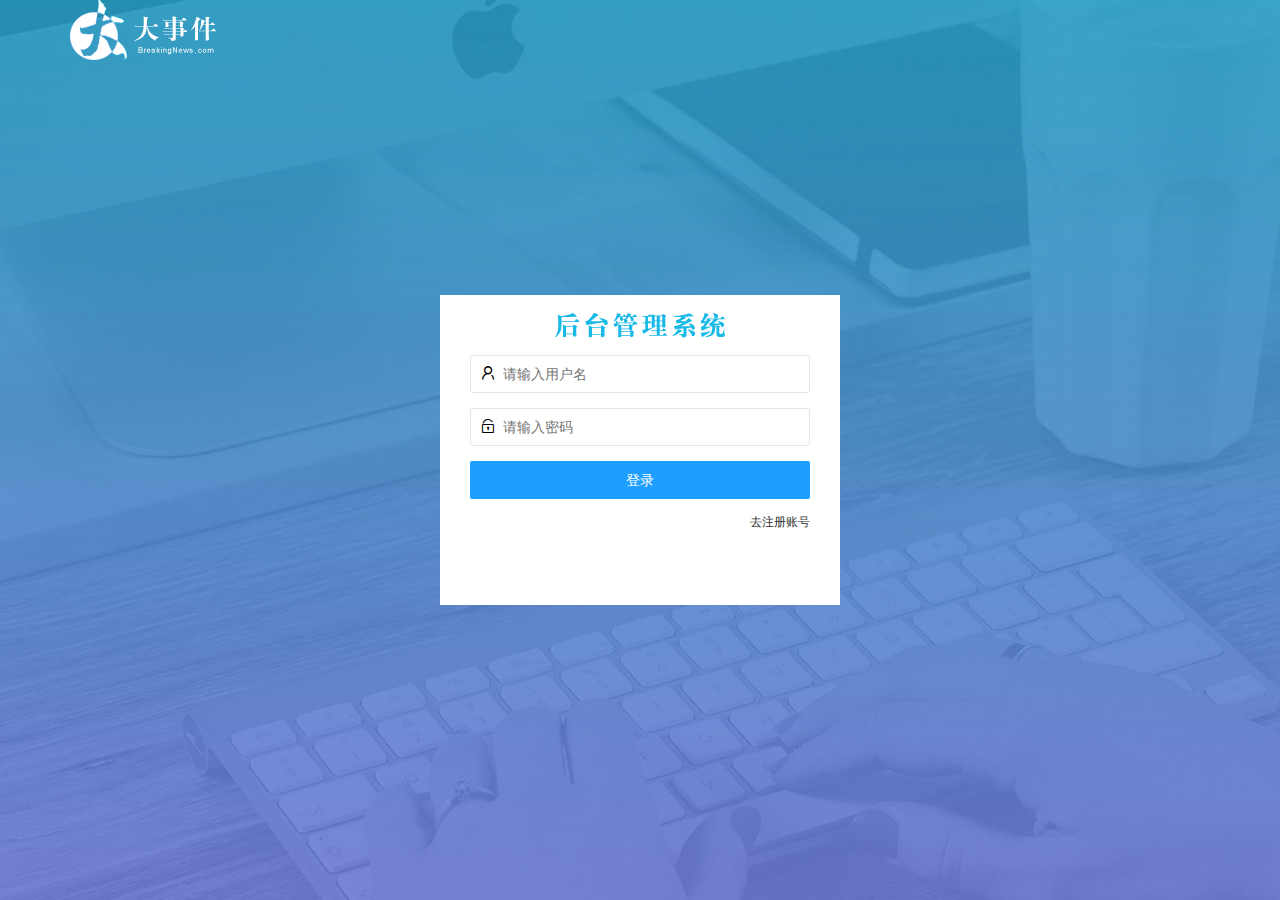
<file: login.html>
<!DOCTYPE html>
<html lang="en">

<head>
    <meta charset="UTF-8">
    <meta http-equiv="X-UA-Compatible" content="IE=edge">
    <meta name="viewport" content="width=device-width, initial-scale=1.0">
    <title>大事件-登录/注册</title>
    <!-- 导入layui样式 -->
    <link rel="stylesheet" href="assets/lib/layui/css/layui.css" />
    <!-- 导入自己的样式 -->
    <link rel="stylesheet" href="assets/css/login.css" />

</head>

<body>
    <!-- 头部的LOGO 区域 -->
    <div class="layui-main">
        <img src="/assets/images/logo.png" alt="" />
    </div>
    <!-- 登录注册区域 -->
    <div class="loginAndRegBox">
        <div class="title-box"></div>
        <!-- 登录的div -->
        <div class="login-box">
            <!-- 登录的表单 -->
            <form class="layui-form" id="form_login">
                <!-- 用户名 -->
                <div class="layui-form-item ">
                    <i class="layui-icon layui-icon-username"></i>
                    <input type="text" name="username" required lay-verify="required" placeholder="请输入用户名" autocomplete="off" class="layui-input">
                </div>
                <!-- 密码 -->
                <div class="layui-form-item">
                    <i class="layui-icon layui-icon-password"></i>
                    <input type="password" name="password" required lay-verify="required|pass" placeholder="请输入密码" autocomplete="off" class="layui-input">
                </div>
                <!-- 登录按钮 -->
                <div class="layui-form-item">
                    <button class="layui-btn layui-btn-fluid  layui-btn-normal" lay-submit>登录</button>
                </div>
                <div class="layui-form-item links">
                    <a href="javascript:;" id="link_reg">去注册账号</a>
                </div>
            </form>
        </div>
        <!-- 注册的div -->
        <div class="reg-box">
            <!-- 注册表单 -->
            <form class="layui-form" id="form_reg">
                <!-- 用户名 -->
                <div class="layui-form-item ">
                    <i class="layui-icon layui-icon-username"></i>
                    <input type="text" name="username" required lay-verify="required" placeholder="请输入用户名" autocomplete="off" class="layui-input">
                </div>
                <!-- 密码 -->
                <div class="layui-form-item">
                    <i class="layui-icon layui-icon-password"></i>
                    <input type="password" name="password" required lay-verify="required|pass" placeholder="请输入密码" autocomplete="off" class="layui-input">
                </div>
                <!-- 密码确认 -->
                <div class="layui-form-item">
                    <i class="layui-icon layui-icon-password"></i>
                    <input type="password" name="repassword" required lay-verify="required|pass|repwd" placeholder="再次确认密码" autocomplete="off" class="layui-input">
                </div>
                <!-- 注册按钮 -->
                <div class="layui-form-item">
                    <button class="layui-btn layui-btn-fluid  layui-btn-normal" lay-submit>注册</button></button>
                </div>
                <div class="layui-form-item links">
                    <a href="javascript:;" id="link_login">去登录</a></a>
                </div>
            </form>

        </div>
    </div>

    <!-- 导入jquery -->
    <script src="/assets/lib/jquery.js"></script>
    <!-- 导入Layui js文件 -->
    <script src="/assets/lib/layui/layui.all.js"></script>
    <!-- 导入自己封装的 baseAPI.js-->
    <script src="/assets/js/baseAPI.js"></script>
    <!-- 导入自己的js脚本 -->
    <script src="/assets/js/login.js"></script>
</body>

</html>
</file>
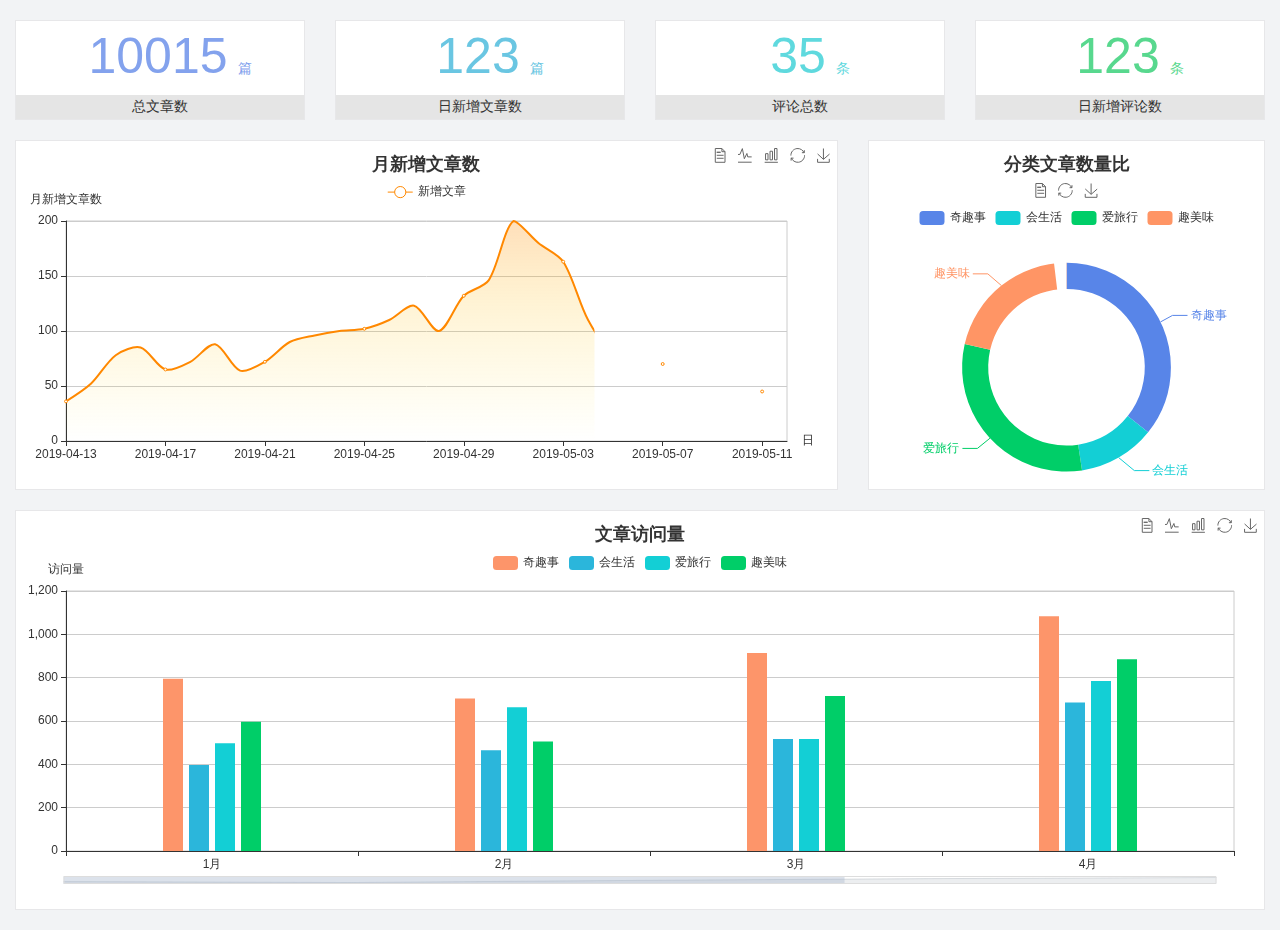
<file: home/dashboard.html>
<!DOCTYPE html>
<html lang="en">

<head>
  <meta charset="UTF-8">
  <meta name="viewport" content="width=device-width, initial-scale=1.0">
  <meta http-equiv="X-UA-Compatible" content="ie=edge">
  <title>图表统计</title>
  <link rel="stylesheet" href="../../assets/lib/bootstrap.css" />
  <link rel="stylesheet" href="../../assets/lib/main.css" />
  <script src="../../assets/lib/jquery.js"></script>
  <script type="text/javascript" src="../../assets/lib/echarts.min.js"></script>
</head>

<body>
  <div class="container-fluid">
    <div class="row spannel_list">
      <div class="col-sm-3 col-xs-6">
        <div class="spannel">
          <em>10015</em><span>篇</span>
          <b>总文章数</b>
        </div>
      </div>
      <div class="col-sm-3 col-xs-6">
        <div class="spannel scolor01">
          <em>123</em><span>篇</span>
          <b>日新增文章数</b>
        </div>
      </div>
      <div class="col-sm-3 col-xs-6">
        <div class="spannel scolor02">
          <em>35</em><span>条</span>
          <b>评论总数</b>
        </div>
      </div>
      <div class="col-sm-3 col-xs-6">
        <div class="spannel scolor03">
          <em>123</em><span>条</span>
          <b>日新增评论数</b>
        </div>
      </div>
    </div>
  </div>

  <div class="container-fluid">
    <div class="row curve-pie">
      <div class="col-lg-8 col-md-8">
        <div class="gragh_pannel" id="curve_show"></div>
      </div>
      <div class="col-lg-4 col-md-4">
        <div class="gragh_pannel" id="pie_show"></div>
      </div>
    </div>
  </div>

  <div class="container-fluid">
    <div class="column_pannel" id="column_show"></div>
  </div>

  <script>
    var oChart = echarts.init(document.getElementById('curve_show'));
    var aList_all = [
      { 'count': 36, 'date': '2019-04-13' },
      { 'count': 52, 'date': '2019-04-14' },
      { 'count': 78, 'date': '2019-04-15' },
      { 'count': 85, 'date': '2019-04-16' },
      { 'count': 65, 'date': '2019-04-17' },
      { 'count': 72, 'date': '2019-04-18' },
      { 'count': 88, 'date': '2019-04-19' },
      { 'count': 64, 'date': '2019-04-20' },
      { 'count': 72, 'date': '2019-04-21' },
      { 'count': 90, 'date': '2019-04-22' },
      { 'count': 96, 'date': '2019-04-23' },
      { 'count': 100, 'date': '2019-04-24' },
      { 'count': 102, 'date': '2019-04-25' },
      { 'count': 110, 'date': '2019-04-26' },
      { 'count': 123, 'date': '2019-04-27' },
      { 'count': 100, 'date': '2019-04-28' },
      { 'count': 132, 'date': '2019-04-29' },
      { 'count': 146, 'date': '2019-04-30' },
      { 'count': 200, 'date': '2019-05-01' },
      { 'count': 180, 'date': '2019-05-02' },
      { 'count': 163, 'date': '2019-05-03' },
      { 'count': 110, 'date': '2019-05-04' },
      { 'count': 80, 'date': '2019-05-05' },
      { 'count': 82, 'date': '2019-05-06' },
      { 'count': 70, 'date': '2019-05-07' },
      { 'count': 65, 'date': '2019-05-08' },
      { 'count': 54, 'date': '2019-05-09' },
      { 'count': 40, 'date': '2019-05-10' },
      { 'count': 45, 'date': '2019-05-11' },
      { 'count': 38, 'date': '2019-05-12' },
    ];

    let aCount = [];
    let aDate = [];

    for (var i = 0; i < aList_all.length; i++) {
      aCount.push(aList_all[i].count);
      aDate.push(aList_all[i].date);
    }

    var chartopt = {
      title: {
        text: '月新增文章数',
        left: 'center',
        top: '10'
      },
      tooltip: {
        trigger: 'axis'
      },
      legend: {
        data: ['新增文章'],
        top: '40'
      },
      toolbox: {
        show: true,
        feature: {
          mark: { show: true },
          dataView: { show: true, readOnly: false },
          magicType: { show: true, type: ['line', 'bar'] },
          restore: { show: true },
          saveAsImage: { show: true }
        }
      },
      calculable: true,
      xAxis: [
        {
          name: '日',
          type: 'category',
          boundaryGap: false,
          data: aDate
        }
      ],
      yAxis: [
        {
          name: '月新增文章数',
          type: 'value'
        }
      ],
      series: [
        {
          name: '新增文章',
          type: 'line',
          smooth: true,
          itemStyle: { normal: { areaStyle: { type: 'default' }, color: '#f80' }, lineStyle: { color: '#f80' } },
          data: aCount
        }],
      areaStyle: {
        normal: {
          color: new echarts.graphic.LinearGradient(0, 0, 0, 1, [{
            offset: 0,
            color: 'rgba(255,136,0,0.39)'
          }, {
            offset: .34,
            color: 'rgba(255,180,0,0.25)'
          }, {
            offset: 1,
            color: 'rgba(255,222,0,0.00)'
          }])

        }
      },
      grid: {
        show: true,
        x: 50,
        x2: 50,
        y: 80,
        height: 220
      }
    };

    oChart.setOption(chartopt);


    var oPie = echarts.init(document.getElementById('pie_show'));
    var oPieopt =
    {
      title: {
        top: 10,
        text: '分类文章数量比',
        x: 'center'
      },
      tooltip: {
        trigger: 'item',
        formatter: "{a} <br/>{b} : {c} ({d}%)"
      },
      color: ['#5885e8', '#13cfd5', '#00ce68', '#ff9565'],
      legend: {
        x: 'center',
        top: 65,
        data: ['奇趣事', '会生活', '爱旅行', '趣美味']
      },
      toolbox: {
        show: true,
        x: 'center',
        top: 35,
        feature: {
          mark: { show: true },
          dataView: { show: true, readOnly: false },
          magicType: {
            show: true,
            type: ['pie', 'funnel'],
            option: {
              funnel: {
                x: '25%',
                width: '50%',
                funnelAlign: 'left',
                max: 1548
              }
            }
          },
          restore: { show: true },
          saveAsImage: { show: true }
        }
      },
      calculable: true,
      series: [
        {
          name: '访问来源',
          type: 'pie',
          radius: ['45%', '60%'],
          center: ['50%', '65%'],
          data: [
            { value: 300, name: '奇趣事' },
            { value: 100, name: '会生活' },
            { value: 260, name: '爱旅行' },
            { value: 180, name: '趣美味' }
          ]
        }
      ]
    };
    oPie.setOption(oPieopt);



    var oColumn = this.echarts.init(document.getElementById('column_show'));
    var oColumnopt =
    {
      title: {
        text: '文章访问量',
        left: 'center',
        top: '10'
      },
      tooltip: {
        trigger: 'axis'
      },
      legend: {
        data: ['奇趣事', '会生活', '爱旅行', '趣美味'],
        top: '40'
      },
      toolbox: {
        show: true,
        feature: {
          mark: { show: true },
          dataView: { show: true, readOnly: false },
          magicType: { show: true, type: ['line', 'bar'] },
          restore: { show: true },
          saveAsImage: { show: true }
        }
      },
      calculable: true,
      xAxis: [
        {
          type: 'category',
          data: ['1月', '2月', '3月', '4月', '5月']
        }
      ],
      yAxis: [
        {
          name: '访问量',
          type: 'value'
        }
      ],
      series: [
        {
          name: '奇趣事',
          type: 'bar',
          barWidth: 20,
          itemStyle: {
            normal: { areaStyle: { type: 'default' }, color: '#fd956a' }
          },
          data: [800, 708, 920, 1090, 1200]
        },
        {
          name: '会生活',
          type: 'bar',
          barWidth: 20,
          itemStyle: {
            normal: { areaStyle: { type: 'default' }, color: '#2bb6db' }
          },
          data: [400, 468, 520, 690, 800]
        },
        {
          name: '爱旅行',
          type: 'bar',
          barWidth: 20,
          itemStyle: {
            normal: { areaStyle: { type: 'default' }, color: '#13cfd5' }
          },
          data: [500, 668, 520, 790, 900]
        },
        {
          name: '趣美味',
          type: 'bar',
          barWidth: 20,
          itemStyle: {
            normal: { areaStyle: { type: 'default' }, color: '#00ce68' }
          },
          data: [600, 508, 720, 890, 1000]
        }
      ],
      grid: {
        show: true,
        x: 50,
        x2: 30,
        y: 80,
        height: 260
      },
      dataZoom: [//给x轴设置滚动条
        {
          start: 0,//默认为0
          end: 100 - 1000 / 31,//默认为100
          type: 'slider',
          show: true,
          xAxisIndex: [0],
          handleSize: 0,//滑动条的 左右2个滑动条的大小
          height: 8,//组件高度
          left: 45, //左边的距离
          right: 50,//右边的距离
          bottom: 26,//右边的距离
          handleColor: '#ddd',//h滑动图标的颜色
          handleStyle: {
            borderColor: "#cacaca",
            borderWidth: "1",
            shadowBlur: 2,
            background: "#ddd",
            shadowColor: "#ddd",
          }
        }]
    };
    oColumn.setOption(oColumnopt);
  </script>
</body>

</html>
</file>
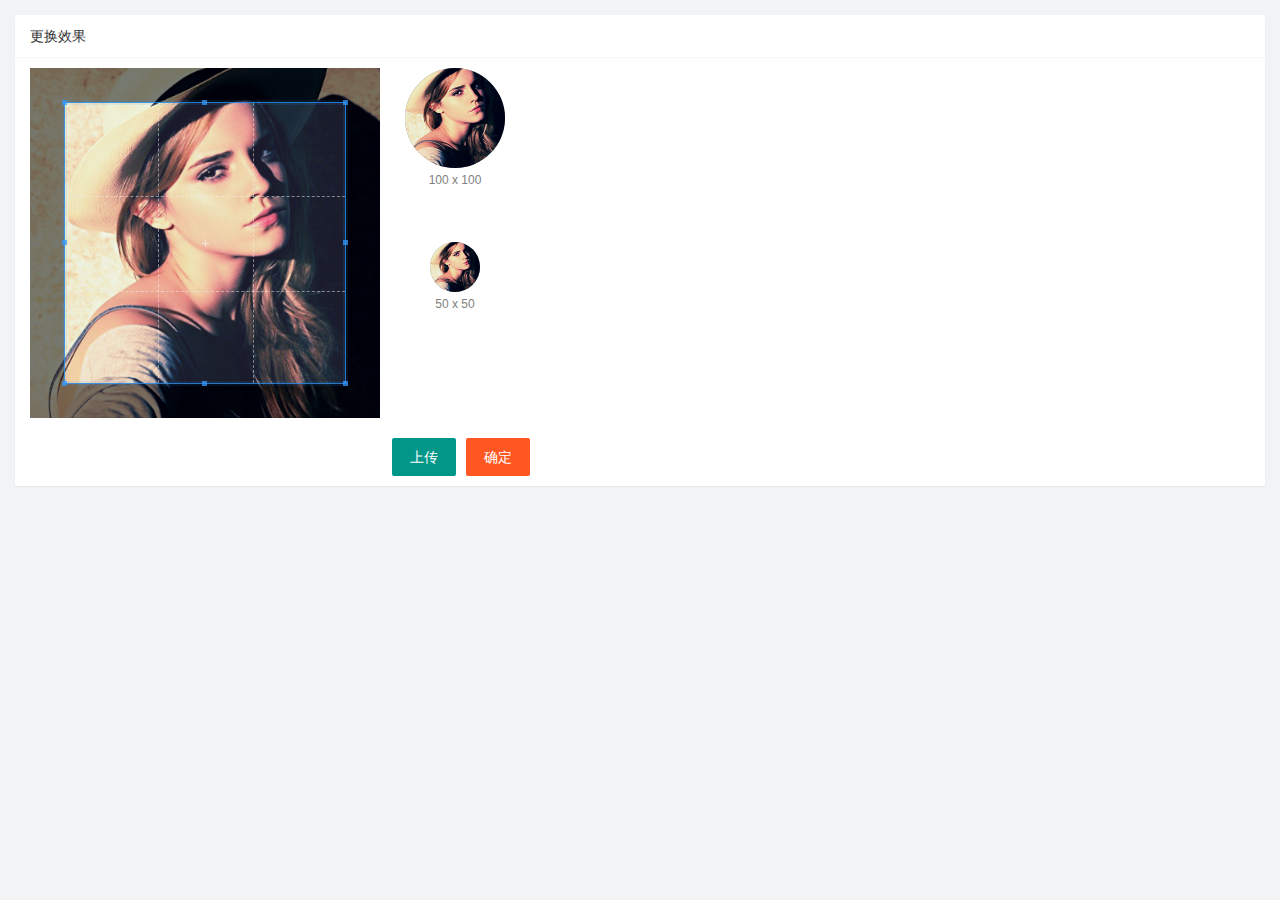
<file: user/user_avatar.html>
<!DOCTYPE html>
<html lang="en">

<head>
    <meta charset="UTF-8">
    <meta http-equiv="X-UA-Compatible" content="IE=edge">
    <meta name="viewport" content="width=device-width, initial-scale=1.0">
    <title>Document</title>
    <link rel="stylesheet" href="/assets/lib/layui/css/layui.css">
    <link rel="stylesheet" href="/assets/css/user/user_avatar.css">
    <link rel="stylesheet" href="/assets/lib/cropper/cropper.css">
</head>

<body>
    <div class="layui-card">
        <div class="layui-card-header">更换效果</div>
        <div class="layui-card-body">
            <!-- 第一行的图片裁剪和预览区域 -->
            <div class="row1">
                <!-- 图片裁剪区域 -->
                <div class="cropper-box">
                    <!-- 这个 img 标签很重要，将来会把它初始化为裁剪区域 -->
                    <img id="image" src="/assets/images/sample.jpg" />
                </div>
                <!-- 图片的预览区域 -->
                <div class="preview-box">
                    <div>
                        <!-- 宽高为 100px 的预览区域 -->
                        <div class="img-preview w100"></div>
                        <p class="size">100 x 100</p>
                    </div>
                    <div>
                        <!-- 宽高为 50px 的预览区域 -->
                        <div class="img-preview w50"></div>
                        <p class="size">50 x 50</p>
                    </div>
                </div>
            </div>
            <!-- 第二行的按钮区域 -->
            <div class="row2">
                <!-- 通过accept 允许用户选择什么样格式文件 -->
                <input type="file" id="file" accept="image/png,image/jpg" />
                <button type="button" class="layui-btn" id="btnChooesImg">上传</button>
                <button type="button" class="layui-btn layui-btn-danger" id="btnUpload">确定</button>
            </div>

        </div>
    </div>

    <script src="/assets/lib/jquery.js"></script>
    <script src="/assets/lib/cropper/Cropper.js"></script>
    <script src="/assets/lib/cropper/jquery-cropper.js"></script>
    <script src="/assets/lib/layui/layui.all.js"></script>
    <script src="/assets/js/baseAPI.js"></script>
    <script src="/assets/js/user_avatar.js"></script>
</body>

</html>
</file>
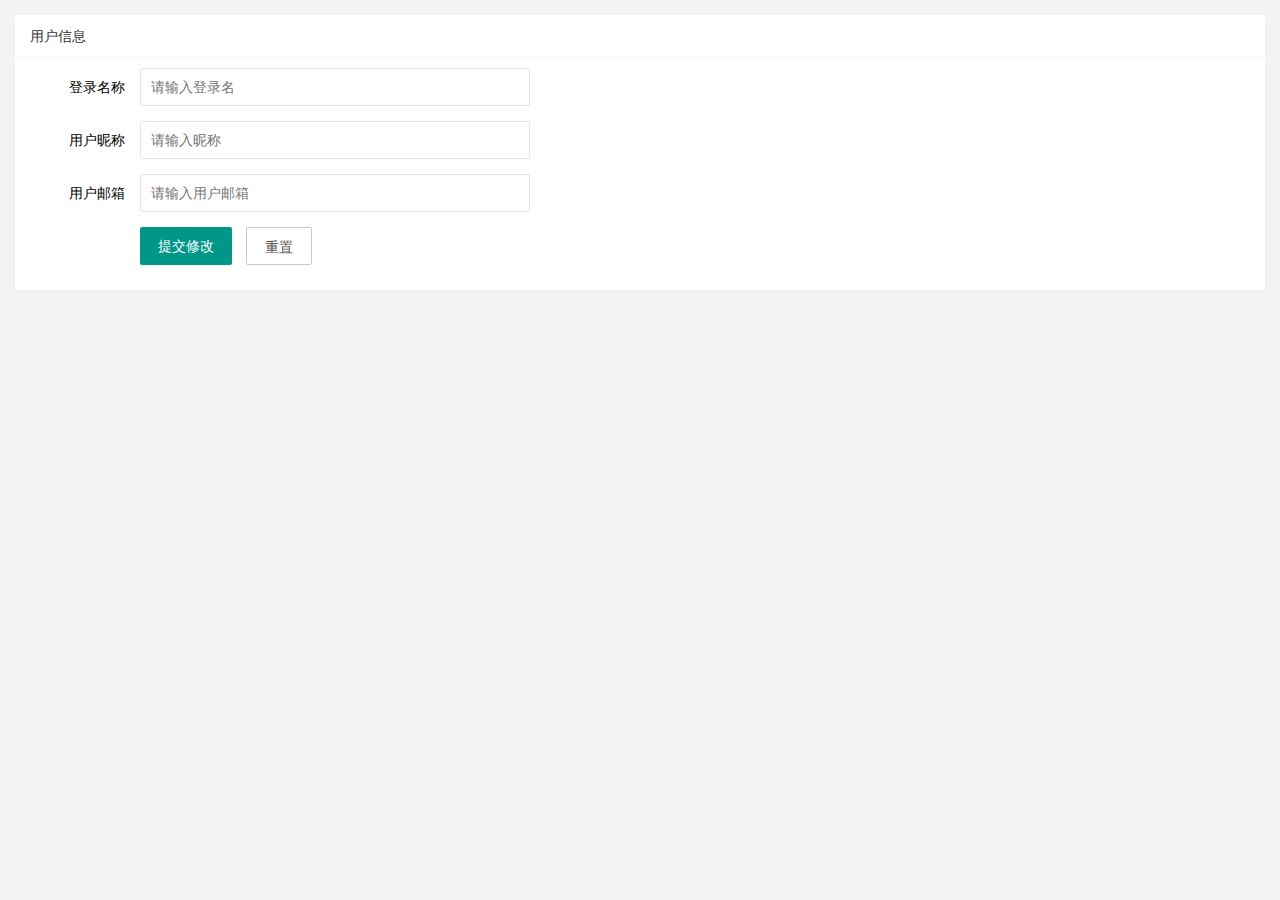
<file: user/user_info.html>
<!DOCTYPE html>
<html lang="en">

<head>
    <meta charset="UTF-8">
    <meta http-equiv="X-UA-Compatible" content="IE=edge">
    <meta name="viewport" content="width=device-width, initial-scale=1.0">
    <title>个人信息</title>
    <link rel="stylesheet" href="/assets/lib/layui/css/layui.css" />
    <!-- 导入user页面的样式 -->
    <link rel="stylesheet" href="/assets/css/user/user_info.css" />

</head>

<body>
    <!-- layui 卡片面板 -->
    <div class="layui-card">
        <div class="layui-card-header">用户信息</div>
        <div class="layui-card-body">
            <form class="layui-form" lay-filter='formUserInfo'>
                <!-- 隐藏域 -->
                <input type="hidden" name="id">
                <div class="layui-form-item">
                    <label class="layui-form-label">登录名称</label>
                    <div class="layui-input-block">
                        <input type="text" name="username" placeholder="请输入登录名" autocomplete="off" class="layui-input" readonly>
                    </div>
                </div>
                <div class="layui-form-item">
                    <label class="layui-form-label">用户昵称</label></label>
                    <div class="layui-input-block">
                        <input type="text" name="nickname" required lay-verify="required|nickname" placeholder="请输入昵称" autocomplete="off" class="layui-input">
                    </div>
                </div>
                <div class="layui-form-item">
                    <label class="layui-form-label">用户邮箱</label>
                    <div class="layui-input-block">
                        <input type="text" name="email" required lay-verify="required|email" placeholder="请输入用户邮箱" autocomplete="off" class="layui-input">
                    </div>
                </div>
                <div class="layui-form-item">
                    <div class="layui-input-block">
                        <button class="layui-btn" lay-submit lay-filter="formDemo">提交修改</button>
                        <button type="reset" class="layui-btn layui-btn-primary" id="btnReset">重置</button>
                    </div>
                </div>
            </form>
        </div>
    </div>
    <!-- 导入layui的js -->
    <script src="/assets/lib/layui/layui.all.js"></script>

    <script src="/assets/lib/jquery.js"></script>
    <script src="/assets/js/baseAPI.js"></script>
    <!-- 导入自己的js -->
    <script src="/assets/js/user/user_info.js"></script>
</body>

</html>
</file>
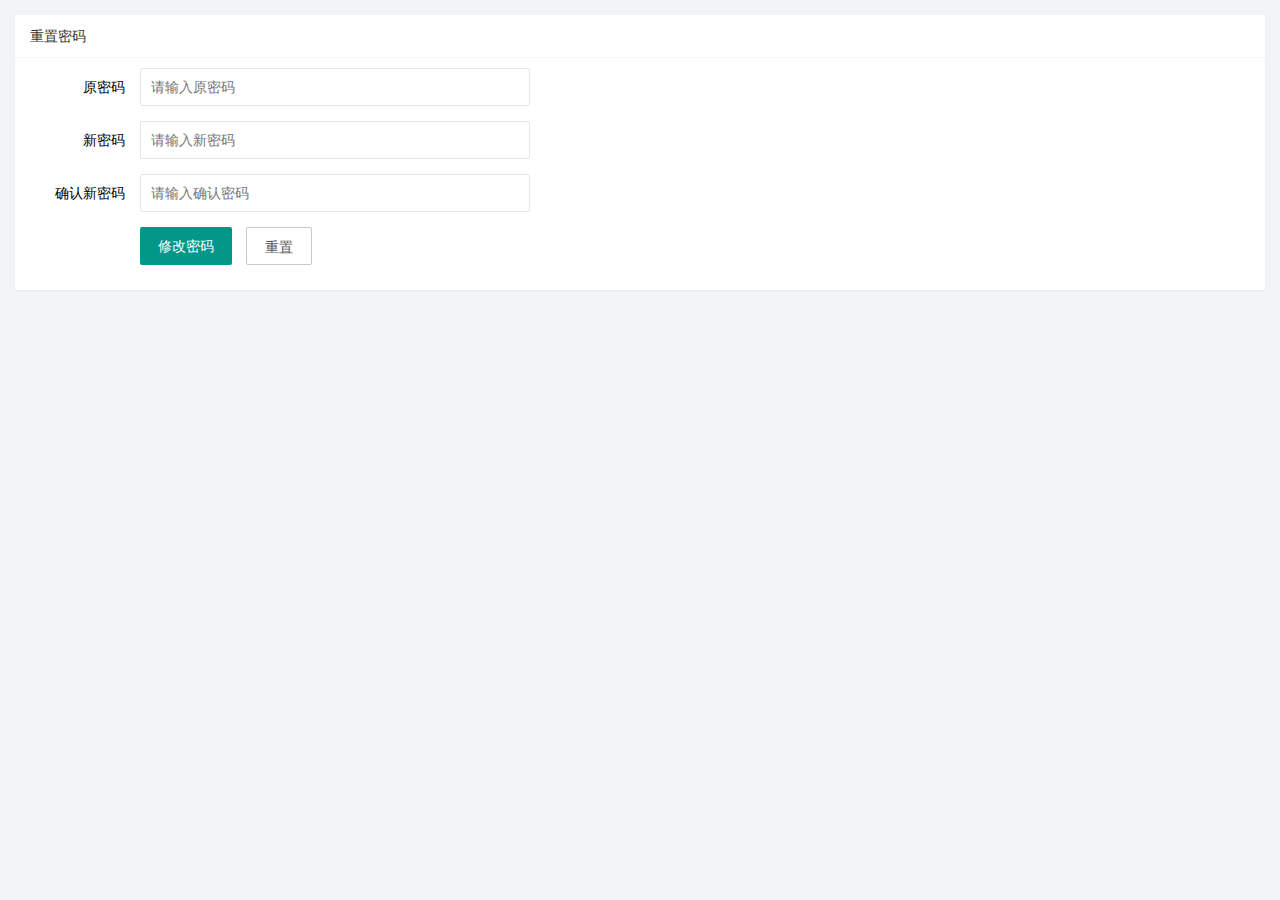
<file: user/users_pwd.html>
<!DOCTYPE html>
<html lang="en">

<head>
    <meta charset="UTF-8">
    <meta http-equiv="X-UA-Compatible" content="IE=edge">
    <meta name="viewport" content="width=device-width, initial-scale=1.0">
    <title>重置密码</title>
    <link rel="stylesheet" href="/assets/lib/layui/css/layui.css">
    <link rel="stylesheet" href="/assets/css/user/user_pwd.css">
</head>

<body>
    <div class="layui-card">
        <div class="layui-card-header">重置密码</div>
        <div class="layui-card-body">
            <form class="layui-form">
                <div class="layui-form-item">
                    <label class="layui-form-label">原密码</label>
                    <div class="layui-input-block">
                        <input type="password" name="oldPwd" lay-verify="required|pwd" placeholder="请输入原密码" autocomplete="off" class="layui-input">
                    </div>
                </div>
                <div class="layui-form-item">
                    <label class="layui-form-label">新密码</label></label>
                    <div class="layui-input-block">
                        <input type="password" name="newPwd" required lay-verify="required|pwd|samePwd" placeholder="请输入新密码" autocomplete="off" class="layui-input">
                    </div>
                </div>
                <div class="layui-form-item">
                    <label class="layui-form-label">确认新密码</label>
                    <div class="layui-input-block">
                        <input type="password" name="rePwd" required lay-verify="required|pwd|rePwd" placeholder="请输入确认密码" autocomplete="off" class="layui-input">
                    </div>
                </div>
                <div class="layui-form-item">
                    <div class="layui-input-block">
                        <button class="layui-btn" lay-submit lay-filter="formDemo">修改密码</button>
                        <button type="reset" class="layui-btn layui-btn-primary" id="btnReset">重置</button>
                    </div>
                </div>
            </form>
        </div>
    </div>
    <script src="/assets/lib/layui/layui.all.js"></script>
    <script src="/assets/lib/jquery.js"></script>
    <script src="/assets/js/baseAPI.js"></script>
    <script src="/assets/js/user/user_pwd.js"></script>
</body>

</html>
</file>
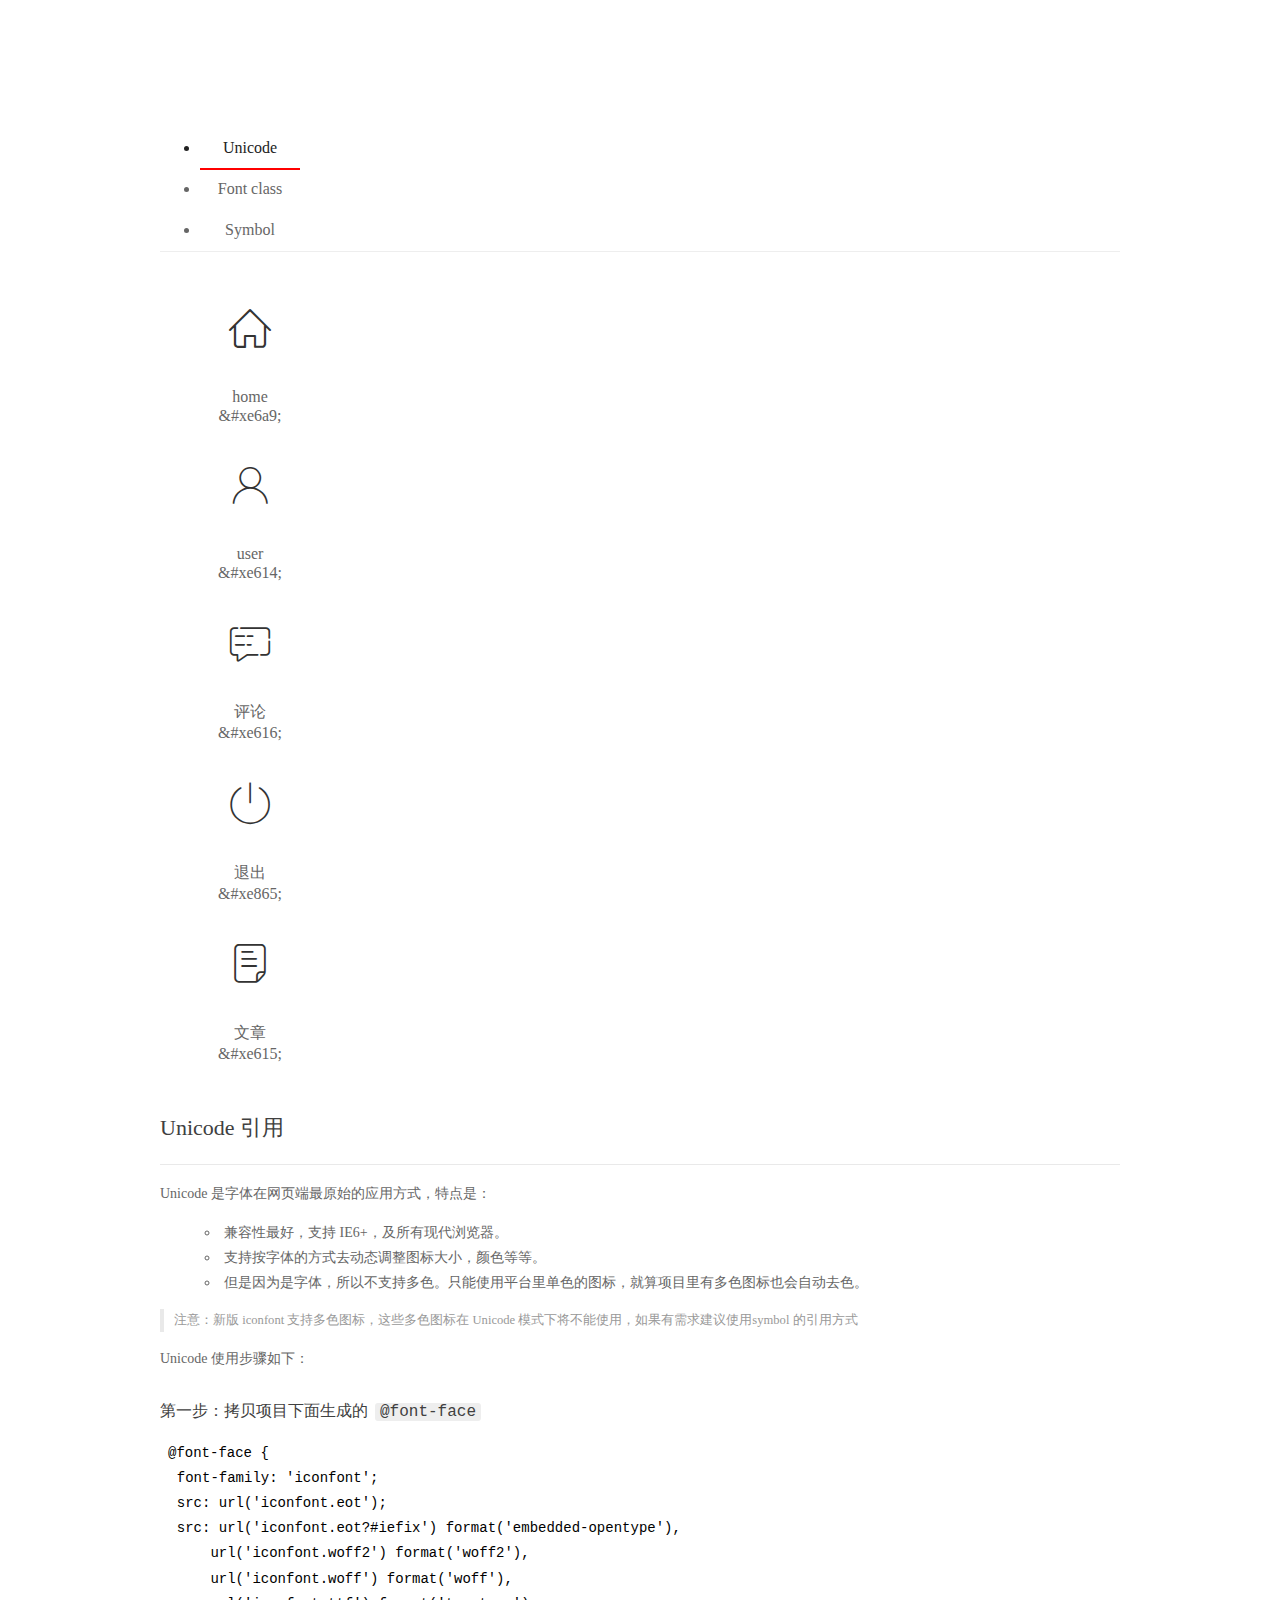
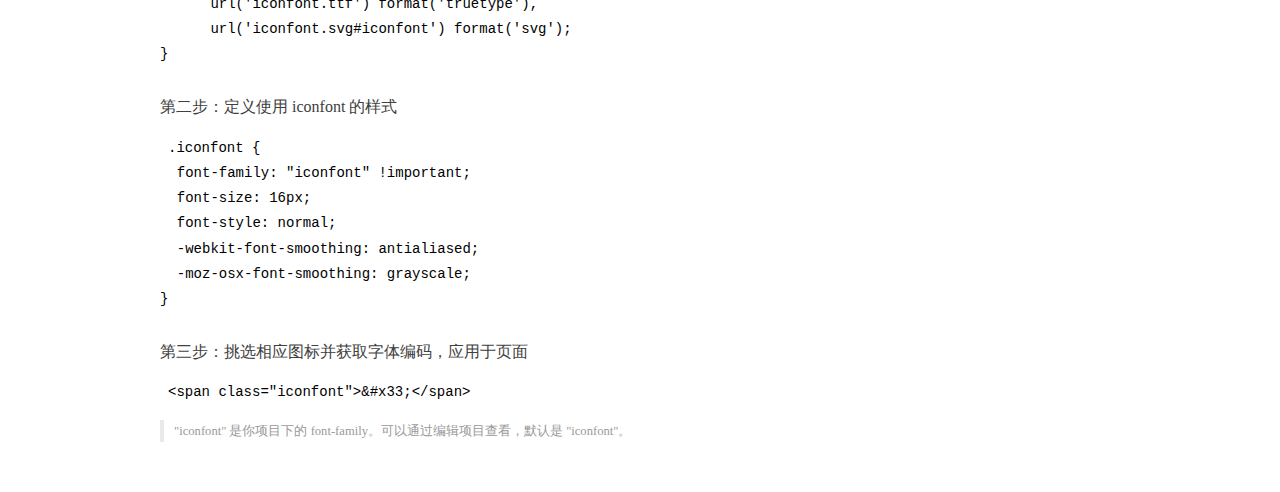
<file: assets/fonts/demo_index.html>
<!DOCTYPE html>
<html>
<head>
  <meta charset="utf-8"/>
  <title>IconFont Demo</title>
  <link rel="shortcut icon" href="https://gtms04.alicdn.com/tps/i4/TB1_oz6GVXXXXaFXpXXJDFnIXXX-64-64.ico" type="image/x-icon"/>
  <link rel="stylesheet" href="https://g.alicdn.com/thx/cube/1.3.2/cube.min.css">
  <link rel="stylesheet" href="demo.css">
  <link rel="stylesheet" href="iconfont.css">
  <script src="iconfont.js"></script>
  <!-- jQuery -->
  <script src="https://a1.alicdn.com/oss/uploads/2018/12/26/7bfddb60-08e8-11e9-9b04-53e73bb6408b.js"></script>
  <!-- 代码高亮 -->
  <script src="https://a1.alicdn.com/oss/uploads/2018/12/26/a3f714d0-08e6-11e9-8a15-ebf944d7534c.js"></script>
</head>
<body>
  <div class="main">
    <h1 class="logo"><a href="https://www.iconfont.cn/" title="iconfont 首页" target="_blank">&#xe86b;</a></h1>
    <div class="nav-tabs">
      <ul id="tabs" class="dib-box">
        <li class="dib active"><span>Unicode</span></li>
        <li class="dib"><span>Font class</span></li>
        <li class="dib"><span>Symbol</span></li>
      </ul>
      
    </div>
    <div class="tab-container">
      <div class="content unicode" style="display: block;">
          <ul class="icon_lists dib-box">
          
            <li class="dib">
              <span class="icon iconfont">&#xe6a9;</span>
                <div class="name">home</div>
                <div class="code-name">&amp;#xe6a9;</div>
              </li>
          
            <li class="dib">
              <span class="icon iconfont">&#xe614;</span>
                <div class="name">user</div>
                <div class="code-name">&amp;#xe614;</div>
              </li>
          
            <li class="dib">
              <span class="icon iconfont">&#xe616;</span>
                <div class="name">评论</div>
                <div class="code-name">&amp;#xe616;</div>
              </li>
          
            <li class="dib">
              <span class="icon iconfont">&#xe865;</span>
                <div class="name">退出</div>
                <div class="code-name">&amp;#xe865;</div>
              </li>
          
            <li class="dib">
              <span class="icon iconfont">&#xe615;</span>
                <div class="name">文章</div>
                <div class="code-name">&amp;#xe615;</div>
              </li>
          
          </ul>
          <div class="article markdown">
          <h2 id="unicode-">Unicode 引用</h2>
          <hr>

          <p>Unicode 是字体在网页端最原始的应用方式，特点是：</p>
          <ul>
            <li>兼容性最好，支持 IE6+，及所有现代浏览器。</li>
            <li>支持按字体的方式去动态调整图标大小，颜色等等。</li>
            <li>但是因为是字体，所以不支持多色。只能使用平台里单色的图标，就算项目里有多色图标也会自动去色。</li>
          </ul>
          <blockquote>
            <p>注意：新版 iconfont 支持多色图标，这些多色图标在 Unicode 模式下将不能使用，如果有需求建议使用symbol 的引用方式</p>
          </blockquote>
          <p>Unicode 使用步骤如下：</p>
          <h3 id="-font-face">第一步：拷贝项目下面生成的 <code>@font-face</code></h3>
<pre><code class="language-css"
>@font-face {
  font-family: 'iconfont';
  src: url('iconfont.eot');
  src: url('iconfont.eot?#iefix') format('embedded-opentype'),
      url('iconfont.woff2') format('woff2'),
      url('iconfont.woff') format('woff'),
      url('iconfont.ttf') format('truetype'),
      url('iconfont.svg#iconfont') format('svg');
}
</code></pre>
          <h3 id="-iconfont-">第二步：定义使用 iconfont 的样式</h3>
<pre><code class="language-css"
>.iconfont {
  font-family: "iconfont" !important;
  font-size: 16px;
  font-style: normal;
  -webkit-font-smoothing: antialiased;
  -moz-osx-font-smoothing: grayscale;
}
</code></pre>
          <h3 id="-">第三步：挑选相应图标并获取字体编码，应用于页面</h3>
<pre>
<code class="language-html"
>&lt;span class="iconfont"&gt;&amp;#x33;&lt;/span&gt;
</code></pre>
          <blockquote>
            <p>"iconfont" 是你项目下的 font-family。可以通过编辑项目查看，默认是 "iconfont"。</p>
          </blockquote>
          </div>
      </div>
      <div class="content font-class">
        <ul class="icon_lists dib-box">
          
          <li class="dib">
            <span class="icon iconfont icon-home"></span>
            <div class="name">
              home
            </div>
            <div class="code-name">.icon-home
            </div>
          </li>
          
          <li class="dib">
            <span class="icon iconfont icon-user"></span>
            <div class="name">
              user
            </div>
            <div class="code-name">.icon-user
            </div>
          </li>
          
          <li class="dib">
            <span class="icon iconfont icon-pinglun"></span>
            <div class="name">
              评论
            </div>
            <div class="code-name">.icon-pinglun
            </div>
          </li>
          
          <li class="dib">
            <span class="icon iconfont icon-tuichu"></span>
            <div class="name">
              退出
            </div>
            <div class="code-name">.icon-tuichu
            </div>
          </li>
          
          <li class="dib">
            <span class="icon iconfont icon-16"></span>
            <div class="name">
              文章
            </div>
            <div class="code-name">.icon-16
            </div>
          </li>
          
        </ul>
        <div class="article markdown">
        <h2 id="font-class-">font-class 引用</h2>
        <hr>

        <p>font-class 是 Unicode 使用方式的一种变种，主要是解决 Unicode 书写不直观，语意不明确的问题。</p>
        <p>与 Unicode 使用方式相比，具有如下特点：</p>
        <ul>
          <li>兼容性良好，支持 IE8+，及所有现代浏览器。</li>
          <li>相比于 Unicode 语意明确，书写更直观。可以很容易分辨这个 icon 是什么。</li>
          <li>因为使用 class 来定义图标，所以当要替换图标时，只需要修改 class 里面的 Unicode 引用。</li>
          <li>不过因为本质上还是使用的字体，所以多色图标还是不支持的。</li>
        </ul>
        <p>使用步骤如下：</p>
        <h3 id="-fontclass-">第一步：引入项目下面生成的 fontclass 代码：</h3>
<pre><code class="language-html">&lt;link rel="stylesheet" href="./iconfont.css"&gt;
</code></pre>
        <h3 id="-">第二步：挑选相应图标并获取类名，应用于页面：</h3>
<pre><code class="language-html">&lt;span class="iconfont icon-xxx"&gt;&lt;/span&gt;
</code></pre>
        <blockquote>
          <p>"
            iconfont" 是你项目下的 font-family。可以通过编辑项目查看，默认是 "iconfont"。</p>
        </blockquote>
      </div>
      </div>
      <div class="content symbol">
          <ul class="icon_lists dib-box">
          
            <li class="dib">
                <svg class="icon svg-icon" aria-hidden="true">
                  <use xlink:href="#icon-home"></use>
                </svg>
                <div class="name">home</div>
                <div class="code-name">#icon-home</div>
            </li>
          
            <li class="dib">
                <svg class="icon svg-icon" aria-hidden="true">
                  <use xlink:href="#icon-user"></use>
                </svg>
                <div class="name">user</div>
                <div class="code-name">#icon-user</div>
            </li>
          
            <li class="dib">
                <svg class="icon svg-icon" aria-hidden="true">
                  <use xlink:href="#icon-pinglun"></use>
                </svg>
                <div class="name">评论</div>
                <div class="code-name">#icon-pinglun</div>
            </li>
          
            <li class="dib">
                <svg class="icon svg-icon" aria-hidden="true">
                  <use xlink:href="#icon-tuichu"></use>
                </svg>
                <div class="name">退出</div>
                <div class="code-name">#icon-tuichu</div>
            </li>
          
            <li class="dib">
                <svg class="icon svg-icon" aria-hidden="true">
                  <use xlink:href="#icon-16"></use>
                </svg>
                <div class="name">文章</div>
                <div class="code-name">#icon-16</div>
            </li>
          
          </ul>
          <div class="article markdown">
          <h2 id="symbol-">Symbol 引用</h2>
          <hr>

          <p>这是一种全新的使用方式，应该说这才是未来的主流，也是平台目前推荐的用法。相关介绍可以参考这篇<a href="">文章</a>
            这种用法其实是做了一个 SVG 的集合，与另外两种相比具有如下特点：</p>
          <ul>
            <li>支持多色图标了，不再受单色限制。</li>
            <li>通过一些技巧，支持像字体那样，通过 <code>font-size</code>, <code>color</code> 来调整样式。</li>
            <li>兼容性较差，支持 IE9+，及现代浏览器。</li>
            <li>浏览器渲染 SVG 的性能一般，还不如 png。</li>
          </ul>
          <p>使用步骤如下：</p>
          <h3 id="-symbol-">第一步：引入项目下面生成的 symbol 代码：</h3>
<pre><code class="language-html">&lt;script src="./iconfont.js"&gt;&lt;/script&gt;
</code></pre>
          <h3 id="-css-">第二步：加入通用 CSS 代码（引入一次就行）：</h3>
<pre><code class="language-html">&lt;style&gt;
.icon {
  width: 1em;
  height: 1em;
  vertical-align: -0.15em;
  fill: currentColor;
  overflow: hidden;
}
&lt;/style&gt;
</code></pre>
          <h3 id="-">第三步：挑选相应图标并获取类名，应用于页面：</h3>
<pre><code class="language-html">&lt;svg class="icon" aria-hidden="true"&gt;
  &lt;use xlink:href="#icon-xxx"&gt;&lt;/use&gt;
&lt;/svg&gt;
</code></pre>
          </div>
      </div>

    </div>
  </div>
  <script>
  $(document).ready(function () {
      $('.tab-container .content:first').show()

      $('#tabs li').click(function (e) {
        var tabContent = $('.tab-container .content')
        var index = $(this).index()

        if ($(this).hasClass('active')) {
          return
        } else {
          $('#tabs li').removeClass('active')
          $(this).addClass('active')

          tabContent.hide().eq(index).fadeIn()
        }
      })
    })
  </script>
</body>
</html>
</file>
<file: assets/lib/layui/css/layui.css>
/** layui-v2.5.5 MIT License By https://www.layui.com */
 .layui-inline,img{display:inline-block;vertical-align:middle}h1,h2,h3,h4,h5,h6{font-weight:400}.layui-edge,.layui-header,.layui-inline,.layui-main{position:relative}.layui-body,.layui-edge,.layui-elip{overflow:hidden}.layui-btn,.layui-edge,.layui-inline,img{vertical-align:middle}.layui-btn,.layui-disabled,.layui-icon,.layui-unselect{-moz-user-select:none;-webkit-user-select:none;-ms-user-select:none}.layui-elip,.layui-form-checkbox span,.layui-form-pane .layui-form-label{text-overflow:ellipsis;white-space:nowrap}.layui-breadcrumb,.layui-tree-btnGroup{visibility:hidden}blockquote,body,button,dd,div,dl,dt,form,h1,h2,h3,h4,h5,h6,input,li,ol,p,pre,td,textarea,th,ul{margin:0;padding:0;-webkit-tap-highlight-color:rgba(0,0,0,0)}a:active,a:hover{outline:0}img{border:none}li{list-style:none}table{border-collapse:collapse;border-spacing:0}h4,h5,h6{font-size:100%}button,input,optgroup,option,select,textarea{font-family:inherit;font-size:inherit;font-style:inherit;font-weight:inherit;outline:0}pre{white-space:pre-wrap;white-space:-moz-pre-wrap;white-space:-pre-wrap;white-space:-o-pre-wrap;word-wrap:break-word}body{line-height:24px;font:14px Helvetica Neue,Helvetica,PingFang SC,Tahoma,Arial,sans-serif}hr{height:1px;margin:10px 0;border:0;clear:both}a{color:#333;text-decoration:none}a:hover{color:#777}a cite{font-style:normal;*cursor:pointer}.layui-border-box,.layui-border-box *{box-sizing:border-box}.layui-box,.layui-box *{box-sizing:content-box}.layui-clear{clear:both;*zoom:1}.layui-clear:after{content:'\20';clear:both;*zoom:1;display:block;height:0}.layui-inline{*display:inline;*zoom:1}.layui-edge{display:inline-block;width:0;height:0;border-width:6px;border-style:dashed;border-color:transparent}.layui-edge-top{top:-4px;border-bottom-color:#999;border-bottom-style:solid}.layui-edge-right{border-left-color:#999;border-left-style:solid}.layui-edge-bottom{top:2px;border-top-color:#999;border-top-style:solid}.layui-edge-left{border-right-color:#999;border-right-style:solid}.layui-disabled,.layui-disabled:hover{color:#d2d2d2!important;cursor:not-allowed!important}.layui-circle{border-radius:100%}.layui-show{display:block!important}.layui-hide{display:none!important}@font-face{font-family:layui-icon;src:url(../font/iconfont.eot?v=250);src:url(../font/iconfont.eot?v=250#iefix) format('embedded-opentype'),url(../font/iconfont.woff2?v=250) format('woff2'),url(../font/iconfont.woff?v=250) format('woff'),url(../font/iconfont.ttf?v=250) format('truetype'),url(../font/iconfont.svg?v=250#layui-icon) format('svg')}.layui-icon{font-family:layui-icon!important;font-size:16px;font-style:normal;-webkit-font-smoothing:antialiased;-moz-osx-font-smoothing:grayscale}.layui-icon-reply-fill:before{content:"\e611"}.layui-icon-set-fill:before{content:"\e614"}.layui-icon-menu-fill:before{content:"\e60f"}.layui-icon-search:before{content:"\e615"}.layui-icon-share:before{content:"\e641"}.layui-icon-set-sm:before{content:"\e620"}.layui-icon-engine:before{content:"\e628"}.layui-icon-close:before{content:"\1006"}.layui-icon-close-fill:before{content:"\1007"}.layui-icon-chart-screen:before{content:"\e629"}.layui-icon-star:before{content:"\e600"}.layui-icon-circle-dot:before{content:"\e617"}.layui-icon-chat:before{content:"\e606"}.layui-icon-release:before{content:"\e609"}.layui-icon-list:before{content:"\e60a"}.layui-icon-chart:before{content:"\e62c"}.layui-icon-ok-circle:before{content:"\1005"}.layui-icon-layim-theme:before{content:"\e61b"}.layui-icon-table:before{content:"\e62d"}.layui-icon-right:before{content:"\e602"}.layui-icon-left:before{content:"\e603"}.layui-icon-cart-simple:before{content:"\e698"}.layui-icon-face-cry:before{content:"\e69c"}.layui-icon-face-smile:before{content:"\e6af"}.layui-icon-survey:before{content:"\e6b2"}.layui-icon-tree:before{content:"\e62e"}.layui-icon-upload-circle:before{content:"\e62f"}.layui-icon-add-circle:before{content:"\e61f"}.layui-icon-download-circle:before{content:"\e601"}.layui-icon-templeate-1:before{content:"\e630"}.layui-icon-util:before{content:"\e631"}.layui-icon-face-surprised:before{content:"\e664"}.layui-icon-edit:before{content:"\e642"}.layui-icon-speaker:before{content:"\e645"}.layui-icon-down:before{content:"\e61a"}.layui-icon-file:before{content:"\e621"}.layui-icon-layouts:before{content:"\e632"}.layui-icon-rate-half:before{content:"\e6c9"}.layui-icon-add-circle-fine:before{content:"\e608"}.layui-icon-prev-circle:before{content:"\e633"}.layui-icon-read:before{content:"\e705"}.layui-icon-404:before{content:"\e61c"}.layui-icon-carousel:before{content:"\e634"}.layui-icon-help:before{content:"\e607"}.layui-icon-code-circle:before{content:"\e635"}.layui-icon-water:before{content:"\e636"}.layui-icon-username:before{content:"\e66f"}.layui-icon-find-fill:before{content:"\e670"}.layui-icon-about:before{content:"\e60b"}.layui-icon-location:before{content:"\e715"}.layui-icon-up:before{content:"\e619"}.layui-icon-pause:before{content:"\e651"}.layui-icon-date:before{content:"\e637"}.layui-icon-layim-uploadfile:before{content:"\e61d"}.layui-icon-delete:before{content:"\e640"}.layui-icon-play:before{content:"\e652"}.layui-icon-top:before{content:"\e604"}.layui-icon-friends:before{content:"\e612"}.layui-icon-refresh-3:before{content:"\e9aa"}.layui-icon-ok:before{content:"\e605"}.layui-icon-layer:before{content:"\e638"}.layui-icon-face-smile-fine:before{content:"\e60c"}.layui-icon-dollar:before{content:"\e659"}.layui-icon-group:before{content:"\e613"}.layui-icon-layim-download:before{content:"\e61e"}.layui-icon-picture-fine:before{content:"\e60d"}.layui-icon-link:before{content:"\e64c"}.layui-icon-diamond:before{content:"\e735"}.layui-icon-log:before{content:"\e60e"}.layui-icon-rate-solid:before{content:"\e67a"}.layui-icon-fonts-del:before{content:"\e64f"}.layui-icon-unlink:before{content:"\e64d"}.layui-icon-fonts-clear:before{content:"\e639"}.layui-icon-triangle-r:before{content:"\e623"}.layui-icon-circle:before{content:"\e63f"}.layui-icon-radio:before{content:"\e643"}.layui-icon-align-center:before{content:"\e647"}.layui-icon-align-right:before{content:"\e648"}.layui-icon-align-left:before{content:"\e649"}.layui-icon-loading-1:before{content:"\e63e"}.layui-icon-return:before{content:"\e65c"}.layui-icon-fonts-strong:before{content:"\e62b"}.layui-icon-upload:before{content:"\e67c"}.layui-icon-dialogue:before{content:"\e63a"}.layui-icon-video:before{content:"\e6ed"}.layui-icon-headset:before{content:"\e6fc"}.layui-icon-cellphone-fine:before{content:"\e63b"}.layui-icon-add-1:before{content:"\e654"}.layui-icon-face-smile-b:before{content:"\e650"}.layui-icon-fonts-html:before{content:"\e64b"}.layui-icon-form:before{content:"\e63c"}.layui-icon-cart:before{content:"\e657"}.layui-icon-camera-fill:before{content:"\e65d"}.layui-icon-tabs:before{content:"\e62a"}.layui-icon-fonts-code:before{content:"\e64e"}.layui-icon-fire:before{content:"\e756"}.layui-icon-set:before{content:"\e716"}.layui-icon-fonts-u:before{content:"\e646"}.layui-icon-triangle-d:before{content:"\e625"}.layui-icon-tips:before{content:"\e702"}.layui-icon-picture:before{content:"\e64a"}.layui-icon-more-vertical:before{content:"\e671"}.layui-icon-flag:before{content:"\e66c"}.layui-icon-loading:before{content:"\e63d"}.layui-icon-fonts-i:before{content:"\e644"}.layui-icon-refresh-1:before{content:"\e666"}.layui-icon-rmb:before{content:"\e65e"}.layui-icon-home:before{content:"\e68e"}.layui-icon-user:before{content:"\e770"}.layui-icon-notice:before{content:"\e667"}.layui-icon-login-weibo:before{content:"\e675"}.layui-icon-voice:before{content:"\e688"}.layui-icon-upload-drag:before{content:"\e681"}.layui-icon-login-qq:before{content:"\e676"}.layui-icon-snowflake:before{content:"\e6b1"}.layui-icon-file-b:before{content:"\e655"}.layui-icon-template:before{content:"\e663"}.layui-icon-auz:before{content:"\e672"}.layui-icon-console:before{content:"\e665"}.layui-icon-app:before{content:"\e653"}.layui-icon-prev:before{content:"\e65a"}.layui-icon-website:before{content:"\e7ae"}.layui-icon-next:before{content:"\e65b"}.layui-icon-component:before{content:"\e857"}.layui-icon-more:before{content:"\e65f"}.layui-icon-login-wechat:before{content:"\e677"}.layui-icon-shrink-right:before{content:"\e668"}.layui-icon-spread-left:before{content:"\e66b"}.layui-icon-camera:before{content:"\e660"}.layui-icon-note:before{content:"\e66e"}.layui-icon-refresh:before{content:"\e669"}.layui-icon-female:before{content:"\e661"}.layui-icon-male:before{content:"\e662"}.layui-icon-password:before{content:"\e673"}.layui-icon-senior:before{content:"\e674"}.layui-icon-theme:before{content:"\e66a"}.layui-icon-tread:before{content:"\e6c5"}.layui-icon-praise:before{content:"\e6c6"}.layui-icon-star-fill:before{content:"\e658"}.layui-icon-rate:before{content:"\e67b"}.layui-icon-template-1:before{content:"\e656"}.layui-icon-vercode:before{content:"\e679"}.layui-icon-cellphone:before{content:"\e678"}.layui-icon-screen-full:before{content:"\e622"}.layui-icon-screen-restore:before{content:"\e758"}.layui-icon-cols:before{content:"\e610"}.layui-icon-export:before{content:"\e67d"}.layui-icon-print:before{content:"\e66d"}.layui-icon-slider:before{content:"\e714"}.layui-icon-addition:before{content:"\e624"}.layui-icon-subtraction:before{content:"\e67e"}.layui-icon-service:before{content:"\e626"}.layui-icon-transfer:before{content:"\e691"}.layui-main{width:1140px;margin:0 auto}.layui-header{z-index:1000;height:60px}.layui-header a:hover{transition:all .5s;-webkit-transition:all .5s}.layui-side{position:fixed;left:0;top:0;bottom:0;z-index:999;width:200px;overflow-x:hidden}.layui-side-scroll{position:relative;width:220px;height:100%;overflow-x:hidden}.layui-body{position:absolute;left:200px;right:0;top:0;bottom:0;z-index:998;width:auto;overflow-y:auto;box-sizing:border-box}.layui-layout-body{overflow:hidden}.layui-layout-admin .layui-header{background-color:#23262E}.layui-layout-admin .layui-side{top:60px;width:200px;overflow-x:hidden}.layui-layout-admin .layui-body{position:fixed;top:60px;bottom:44px}.layui-layout-admin .layui-main{width:auto;margin:0 15px}.layui-layout-admin .layui-footer{position:fixed;left:200px;right:0;bottom:0;height:44px;line-height:44px;padding:0 15px;background-color:#eee}.layui-layout-admin .layui-logo{position:absolute;left:0;top:0;width:200px;height:100%;line-height:60px;text-align:center;color:#009688;font-size:16px}.layui-layout-admin .layui-header .layui-nav{background:0 0}.layui-layout-left{position:absolute!important;left:200px;top:0}.layui-layout-right{position:absolute!important;right:0;top:0}.layui-container{position:relative;margin:0 auto;padding:0 15px;box-sizing:border-box}.layui-fluid{position:relative;margin:0 auto;padding:0 15px}.layui-row:after,.layui-row:before{content:'';display:block;clear:both}.layui-col-lg1,.layui-col-lg10,.layui-col-lg11,.layui-col-lg12,.layui-col-lg2,.layui-col-lg3,.layui-col-lg4,.layui-col-lg5,.layui-col-lg6,.layui-col-lg7,.layui-col-lg8,.layui-col-lg9,.layui-col-md1,.layui-col-md10,.layui-col-md11,.layui-col-md12,.layui-col-md2,.layui-col-md3,.layui-col-md4,.layui-col-md5,.layui-col-md6,.layui-col-md7,.layui-col-md8,.layui-col-md9,.layui-col-sm1,.layui-col-sm10,.layui-col-sm11,.layui-col-sm12,.layui-col-sm2,.layui-col-sm3,.layui-col-sm4,.layui-col-sm5,.layui-col-sm6,.layui-col-sm7,.layui-col-sm8,.layui-col-sm9,.layui-col-xs1,.layui-col-xs10,.layui-col-xs11,.layui-col-xs12,.layui-col-xs2,.layui-col-xs3,.layui-col-xs4,.layui-col-xs5,.layui-col-xs6,.layui-col-xs7,.layui-col-xs8,.layui-col-xs9{position:relative;display:block;box-sizing:border-box}.layui-col-xs1,.layui-col-xs10,.layui-col-xs11,.layui-col-xs12,.layui-col-xs2,.layui-col-xs3,.layui-col-xs4,.layui-col-xs5,.layui-col-xs6,.layui-col-xs7,.layui-col-xs8,.layui-col-xs9{float:left}.layui-col-xs1{width:8.33333333%}.layui-col-xs2{width:16.66666667%}.layui-col-xs3{width:25%}.layui-col-xs4{width:33.33333333%}.layui-col-xs5{width:41.66666667%}.layui-col-xs6{width:50%}.layui-col-xs7{width:58.33333333%}.layui-col-xs8{width:66.66666667%}.layui-col-xs9{width:75%}.layui-col-xs10{width:83.33333333%}.layui-col-xs11{width:91.66666667%}.layui-col-xs12{width:100%}.layui-col-xs-offset1{margin-left:8.33333333%}.layui-col-xs-offset2{margin-left:16.66666667%}.layui-col-xs-offset3{margin-left:25%}.layui-col-xs-offset4{margin-left:33.33333333%}.layui-col-xs-offset5{margin-left:41.66666667%}.layui-col-xs-offset6{margin-left:50%}.layui-col-xs-offset7{margin-left:58.33333333%}.layui-col-xs-offset8{margin-left:66.66666667%}.layui-col-xs-offset9{margin-left:75%}.layui-col-xs-offset10{margin-left:83.33333333%}.layui-col-xs-offset11{margin-left:91.66666667%}.layui-col-xs-offset12{margin-left:100%}@media screen and (max-width:768px){.layui-hide-xs{display:none!important}.layui-show-xs-block{display:block!important}.layui-show-xs-inline{display:inline!important}.layui-show-xs-inline-block{display:inline-block!important}}@media screen and (min-width:768px){.layui-container{width:750px}.layui-hide-sm{display:none!important}.layui-show-sm-block{display:block!important}.layui-show-sm-inline{display:inline!important}.layui-show-sm-inline-block{display:inline-block!important}.layui-col-sm1,.layui-col-sm10,.layui-col-sm11,.layui-col-sm12,.layui-col-sm2,.layui-col-sm3,.layui-col-sm4,.layui-col-sm5,.layui-col-sm6,.layui-col-sm7,.layui-col-sm8,.layui-col-sm9{float:left}.layui-col-sm1{width:8.33333333%}.layui-col-sm2{width:16.66666667%}.layui-col-sm3{width:25%}.layui-col-sm4{width:33.33333333%}.layui-col-sm5{width:41.66666667%}.layui-col-sm6{width:50%}.layui-col-sm7{width:58.33333333%}.layui-col-sm8{width:66.66666667%}.layui-col-sm9{width:75%}.layui-col-sm10{width:83.33333333%}.layui-col-sm11{width:91.66666667%}.layui-col-sm12{width:100%}.layui-col-sm-offset1{margin-left:8.33333333%}.layui-col-sm-offset2{margin-left:16.66666667%}.layui-col-sm-offset3{margin-left:25%}.layui-col-sm-offset4{margin-left:33.33333333%}.layui-col-sm-offset5{margin-left:41.66666667%}.layui-col-sm-offset6{margin-left:50%}.layui-col-sm-offset7{margin-left:58.33333333%}.layui-col-sm-offset8{margin-left:66.66666667%}.layui-col-sm-offset9{margin-left:75%}.layui-col-sm-offset10{margin-left:83.33333333%}.layui-col-sm-offset11{margin-left:91.66666667%}.layui-col-sm-offset12{margin-left:100%}}@media screen and (min-width:992px){.layui-container{width:970px}.layui-hide-md{display:none!important}.layui-show-md-block{display:block!important}.layui-show-md-inline{display:inline!important}.layui-show-md-inline-block{display:inline-block!important}.layui-col-md1,.layui-col-md10,.layui-col-md11,.layui-col-md12,.layui-col-md2,.layui-col-md3,.layui-col-md4,.layui-col-md5,.layui-col-md6,.layui-col-md7,.layui-col-md8,.layui-col-md9{float:left}.layui-col-md1{width:8.33333333%}.layui-col-md2{width:16.66666667%}.layui-col-md3{width:25%}.layui-col-md4{width:33.33333333%}.layui-col-md5{width:41.66666667%}.layui-col-md6{width:50%}.layui-col-md7{width:58.33333333%}.layui-col-md8{width:66.66666667%}.layui-col-md9{width:75%}.layui-col-md10{width:83.33333333%}.layui-col-md11{width:91.66666667%}.layui-col-md12{width:100%}.layui-col-md-offset1{margin-left:8.33333333%}.layui-col-md-offset2{margin-left:16.66666667%}.layui-col-md-offset3{margin-left:25%}.layui-col-md-offset4{margin-left:33.33333333%}.layui-col-md-offset5{margin-left:41.66666667%}.layui-col-md-offset6{margin-left:50%}.layui-col-md-offset7{margin-left:58.33333333%}.layui-col-md-offset8{margin-left:66.66666667%}.layui-col-md-offset9{margin-left:75%}.layui-col-md-offset10{margin-left:83.33333333%}.layui-col-md-offset11{margin-left:91.66666667%}.layui-col-md-offset12{margin-left:100%}}@media screen and (min-width:1200px){.layui-container{width:1170px}.layui-hide-lg{display:none!important}.layui-show-lg-block{display:block!important}.layui-show-lg-inline{display:inline!important}.layui-show-lg-inline-block{display:inline-block!important}.layui-col-lg1,.layui-col-lg10,.layui-col-lg11,.layui-col-lg12,.layui-col-lg2,.layui-col-lg3,.layui-col-lg4,.layui-col-lg5,.layui-col-lg6,.layui-col-lg7,.layui-col-lg8,.layui-col-lg9{float:left}.layui-col-lg1{width:8.33333333%}.layui-col-lg2{width:16.66666667%}.layui-col-lg3{width:25%}.layui-col-lg4{width:33.33333333%}.layui-col-lg5{width:41.66666667%}.layui-col-lg6{width:50%}.layui-col-lg7{width:58.33333333%}.layui-col-lg8{width:66.66666667%}.layui-col-lg9{width:75%}.layui-col-lg10{width:83.33333333%}.layui-col-lg11{width:91.66666667%}.layui-col-lg12{width:100%}.layui-col-lg-offset1{margin-left:8.33333333%}.layui-col-lg-offset2{margin-left:16.66666667%}.layui-col-lg-offset3{margin-left:25%}.layui-col-lg-offset4{margin-left:33.33333333%}.layui-col-lg-offset5{margin-left:41.66666667%}.layui-col-lg-offset6{margin-left:50%}.layui-col-lg-offset7{margin-left:58.33333333%}.layui-col-lg-offset8{margin-left:66.66666667%}.layui-col-lg-offset9{margin-left:75%}.layui-col-lg-offset10{margin-left:83.33333333%}.layui-col-lg-offset11{margin-left:91.66666667%}.layui-col-lg-offset12{margin-left:100%}}.layui-col-space1{margin:-.5px}.layui-col-space1>*{padding:.5px}.layui-col-space3{margin:-1.5px}.layui-col-space3>*{padding:1.5px}.layui-col-space5{margin:-2.5px}.layui-col-space5>*{padding:2.5px}.layui-col-space8{margin:-3.5px}.layui-col-space8>*{padding:3.5px}.layui-col-space10{margin:-5px}.layui-col-space10>*{padding:5px}.layui-col-space12{margin:-6px}.layui-col-space12>*{padding:6px}.layui-col-space15{margin:-7.5px}.layui-col-space15>*{padding:7.5px}.layui-col-space18{margin:-9px}.layui-col-space18>*{padding:9px}.layui-col-space20{margin:-10px}.layui-col-space20>*{padding:10px}.layui-col-space22{margin:-11px}.layui-col-space22>*{padding:11px}.layui-col-space25{margin:-12.5px}.layui-col-space25>*{padding:12.5px}.layui-col-space30{margin:-15px}.layui-col-space30>*{padding:15px}.layui-btn,.layui-input,.layui-select,.layui-textarea,.layui-upload-button{outline:0;-webkit-appearance:none;transition:all .3s;-webkit-transition:all .3s;box-sizing:border-box}.layui-elem-quote{margin-bottom:10px;padding:15px;line-height:22px;border-left:5px solid #009688;border-radius:0 2px 2px 0;background-color:#f2f2f2}.layui-quote-nm{border-style:solid;border-width:1px 1px 1px 5px;background:0 0}.layui-elem-field{margin-bottom:10px;padding:0;border-width:1px;border-style:solid}.layui-elem-field legend{margin-left:20px;padding:0 10px;font-size:20px;font-weight:300}.layui-field-title{margin:10px 0 20px;border-width:1px 0 0}.layui-field-box{padding:10px 15px}.layui-field-title .layui-field-box{padding:10px 0}.layui-progress{position:relative;height:6px;border-radius:20px;background-color:#e2e2e2}.layui-progress-bar{position:absolute;left:0;top:0;width:0;max-width:100%;height:6px;border-radius:20px;text-align:right;background-color:#5FB878;transition:all .3s;-webkit-transition:all .3s}.layui-progress-big,.layui-progress-big .layui-progress-bar{height:18px;line-height:18px}.layui-progress-text{position:relative;top:-20px;line-height:18px;font-size:12px;color:#666}.layui-progress-big .layui-progress-text{position:static;padding:0 10px;color:#fff}.layui-collapse{border-width:1px;border-style:solid;border-radius:2px}.layui-colla-content,.layui-colla-item{border-top-width:1px;border-top-style:solid}.layui-colla-item:first-child{border-top:none}.layui-colla-title{position:relative;height:42px;line-height:42px;padding:0 15px 0 35px;color:#333;background-color:#f2f2f2;cursor:pointer;font-size:14px;overflow:hidden}.layui-colla-content{display:none;padding:10px 15px;line-height:22px;color:#666}.layui-colla-icon{position:absolute;left:15px;top:0;font-size:14px}.layui-card{margin-bottom:15px;border-radius:2px;background-color:#fff;box-shadow:0 1px 2px 0 rgba(0,0,0,.05)}.layui-card:last-child{margin-bottom:0}.layui-card-header{position:relative;height:42px;line-height:42px;padding:0 15px;border-bottom:1px solid #f6f6f6;color:#333;border-radius:2px 2px 0 0;font-size:14px}.layui-bg-black,.layui-bg-blue,.layui-bg-cyan,.layui-bg-green,.layui-bg-orange,.layui-bg-red{color:#fff!important}.layui-card-body{position:relative;padding:10px 15px;line-height:24px}.layui-card-body[pad15]{padding:15px}.layui-card-body[pad20]{padding:20px}.layui-card-body .layui-table{margin:5px 0}.layui-card .layui-tab{margin:0}.layui-panel-window{position:relative;padding:15px;border-radius:0;border-top:5px solid #E6E6E6;background-color:#fff}.layui-auxiliar-moving{position:fixed;left:0;right:0;top:0;bottom:0;width:100%;height:100%;background:0 0;z-index:9999999999}.layui-form-label,.layui-form-mid,.layui-form-select,.layui-input-block,.layui-input-inline,.layui-textarea{position:relative}.layui-bg-red{background-color:#FF5722!important}.layui-bg-orange{background-color:#FFB800!important}.layui-bg-green{background-color:#009688!important}.layui-bg-cyan{background-color:#2F4056!important}.layui-bg-blue{background-color:#1E9FFF!important}.layui-bg-black{background-color:#393D49!important}.layui-bg-gray{background-color:#eee!important;color:#666!important}.layui-badge-rim,.layui-colla-content,.layui-colla-item,.layui-collapse,.layui-elem-field,.layui-form-pane .layui-form-item[pane],.layui-form-pane .layui-form-label,.layui-input,.layui-layedit,.layui-layedit-tool,.layui-quote-nm,.layui-select,.layui-tab-bar,.layui-tab-card,.layui-tab-title,.layui-tab-title .layui-this:after,.layui-textarea{border-color:#e6e6e6}.layui-timeline-item:before,hr{background-color:#e6e6e6}.layui-text{line-height:22px;font-size:14px;color:#666}.layui-text h1,.layui-text h2,.layui-text h3{font-weight:500;color:#333}.layui-text h1{font-size:30px}.layui-text h2{font-size:24px}.layui-text h3{font-size:18px}.layui-text a:not(.layui-btn){color:#01AAED}.layui-text a:not(.layui-btn):hover{text-decoration:underline}.layui-text ul{padding:5px 0 5px 15px}.layui-text ul li{margin-top:5px;list-style-type:disc}.layui-text em,.layui-word-aux{color:#999!important;padding:0 5px!important}.layui-btn{display:inline-block;height:38px;line-height:38px;padding:0 18px;background-color:#009688;color:#fff;white-space:nowrap;text-align:center;font-size:14px;border:none;border-radius:2px;cursor:pointer}.layui-btn:hover{opacity:.8;filter:alpha(opacity=80);color:#fff}.layui-btn:active{opacity:1;filter:alpha(opacity=100)}.layui-btn+.layui-btn{margin-left:10px}.layui-btn-container{font-size:0}.layui-btn-container .layui-btn{margin-right:10px;margin-bottom:10px}.layui-btn-container .layui-btn+.layui-btn{margin-left:0}.layui-table .layui-btn-container .layui-btn{margin-bottom:9px}.layui-btn-radius{border-radius:100px}.layui-btn .layui-icon{margin-right:3px;font-size:18px;vertical-align:bottom;vertical-align:middle\9}.layui-btn-primary{border:1px solid #C9C9C9;background-color:#fff;color:#555}.layui-btn-primary:hover{border-color:#009688;color:#333}.layui-btn-normal{background-color:#1E9FFF}.layui-btn-warm{background-color:#FFB800}.layui-btn-danger{background-color:#FF5722}.layui-btn-checked{background-color:#5FB878}.layui-btn-disabled,.layui-btn-disabled:active,.layui-btn-disabled:hover{border:1px solid #e6e6e6;background-color:#FBFBFB;color:#C9C9C9;cursor:not-allowed;opacity:1}.layui-btn-lg{height:44px;line-height:44px;padding:0 25px;font-size:16px}.layui-btn-sm{height:30px;line-height:30px;padding:0 10px;font-size:12px}.layui-btn-sm i{font-size:16px!important}.layui-btn-xs{height:22px;line-height:22px;padding:0 5px;font-size:12px}.layui-btn-xs i{font-size:14px!important}.layui-btn-group{display:inline-block;vertical-align:middle;font-size:0}.layui-btn-group .layui-btn{margin-left:0!important;margin-right:0!important;border-left:1px solid rgba(255,255,255,.5);border-radius:0}.layui-btn-group .layui-btn-primary{border-left:none}.layui-btn-group .layui-btn-primary:hover{border-color:#C9C9C9;color:#009688}.layui-btn-group .layui-btn:first-child{border-left:none;border-radius:2px 0 0 2px}.layui-btn-group .layui-btn-primary:first-child{border-left:1px solid #c9c9c9}.layui-btn-group .layui-btn:last-child{border-radius:0 2px 2px 0}.layui-btn-group .layui-btn+.layui-btn{margin-left:0}.layui-btn-group+.layui-btn-group{margin-left:10px}.layui-btn-fluid{width:100%}.layui-input,.layui-select,.layui-textarea{height:38px;line-height:1.3;line-height:38px\9;border-width:1px;border-style:solid;background-color:#fff;border-radius:2px}.layui-input::-webkit-input-placeholder,.layui-select::-webkit-input-placeholder,.layui-textarea::-webkit-input-placeholder{line-height:1.3}.layui-input,.layui-textarea{display:block;width:100%;padding-left:10px}.layui-input:hover,.layui-textarea:hover{border-color:#D2D2D2!important}.layui-input:focus,.layui-textarea:focus{border-color:#C9C9C9!important}.layui-textarea{min-height:100px;height:auto;line-height:20px;padding:6px 10px;resize:vertical}.layui-select{padding:0 10px}.layui-form input[type=checkbox],.layui-form input[type=radio],.layui-form select{display:none}.layui-form [lay-ignore]{display:initial}.layui-form-item{margin-bottom:15px;clear:both;*zoom:1}.layui-form-item:after{content:'\20';clear:both;*zoom:1;display:block;height:0}.layui-form-label{float:left;display:block;padding:9px 15px;width:80px;font-weight:400;line-height:20px;text-align:right}.layui-form-label-col{display:block;float:none;padding:9px 0;line-height:20px;text-align:left}.layui-form-item .layui-inline{margin-bottom:5px;margin-right:10px}.layui-input-block{margin-left:110px;min-height:36px}.layui-input-inline{display:inline-block;vertical-align:middle}.layui-form-item .layui-input-inline{float:left;width:190px;margin-right:10px}.layui-form-text .layui-input-inline{width:auto}.layui-form-mid{float:left;display:block;padding:9px 0!important;line-height:20px;margin-right:10px}.layui-form-danger+.layui-form-select .layui-input,.layui-form-danger:focus{border-color:#FF5722!important}.layui-form-select .layui-input{padding-right:30px;cursor:pointer}.layui-form-select .layui-edge{position:absolute;right:10px;top:50%;margin-top:-3px;cursor:pointer;border-width:6px;border-top-color:#c2c2c2;border-top-style:solid;transition:all .3s;-webkit-transition:all .3s}.layui-form-select dl{display:none;position:absolute;left:0;top:42px;padding:5px 0;z-index:899;min-width:100%;border:1px solid #d2d2d2;max-height:300px;overflow-y:auto;background-color:#fff;border-radius:2px;box-shadow:0 2px 4px rgba(0,0,0,.12);box-sizing:border-box}.layui-form-select dl dd,.layui-form-select dl dt{padding:0 10px;line-height:36px;white-space:nowrap;overflow:hidden;text-overflow:ellipsis}.layui-form-select dl dt{font-size:12px;color:#999}.layui-form-select dl dd{cursor:pointer}.layui-form-select dl dd:hover{background-color:#f2f2f2;-webkit-transition:.5s all;transition:.5s all}.layui-form-select .layui-select-group dd{padding-left:20px}.layui-form-select dl dd.layui-select-tips{padding-left:10px!important;color:#999}.layui-form-select dl dd.layui-this{background-color:#5FB878;color:#fff}.layui-form-checkbox,.layui-form-select dl dd.layui-disabled{background-color:#fff}.layui-form-selected dl{display:block}.layui-form-checkbox,.layui-form-checkbox *,.layui-form-switch{display:inline-block;vertical-align:middle}.layui-form-selected .layui-edge{margin-top:-9px;-webkit-transform:rotate(180deg);transform:rotate(180deg);margin-top:-3px\9}:root .layui-form-selected .layui-edge{margin-top:-9px\0/IE9}.layui-form-selectup dl{top:auto;bottom:42px}.layui-select-none{margin:5px 0;text-align:center;color:#999}.layui-select-disabled .layui-disabled{border-color:#eee!important}.layui-select-disabled .layui-edge{border-top-color:#d2d2d2}.layui-form-checkbox{position:relative;height:30px;line-height:30px;margin-right:10px;padding-right:30px;cursor:pointer;font-size:0;-webkit-transition:.1s linear;transition:.1s linear;box-sizing:border-box}.layui-form-checkbox span{padding:0 10px;height:100%;font-size:14px;border-radius:2px 0 0 2px;background-color:#d2d2d2;color:#fff;overflow:hidden}.layui-form-checkbox:hover span{background-color:#c2c2c2}.layui-form-checkbox i{position:absolute;right:0;top:0;width:30px;height:28px;border:1px solid #d2d2d2;border-left:none;border-radius:0 2px 2px 0;color:#fff;font-size:20px;text-align:center}.layui-form-checkbox:hover i{border-color:#c2c2c2;color:#c2c2c2}.layui-form-checked,.layui-form-checked:hover{border-color:#5FB878}.layui-form-checked span,.layui-form-checked:hover span{background-color:#5FB878}.layui-form-checked i,.layui-form-checked:hover i{color:#5FB878}.layui-form-item .layui-form-checkbox{margin-top:4px}.layui-form-checkbox[lay-skin=primary]{height:auto!important;line-height:normal!important;min-width:18px;min-height:18px;border:none!important;margin-right:0;padding-left:28px;padding-right:0;background:0 0}.layui-form-checkbox[lay-skin=primary] span{padding-left:0;padding-right:15px;line-height:18px;background:0 0;color:#666}.layui-form-checkbox[lay-skin=primary] i{right:auto;left:0;width:16px;height:16px;line-height:16px;border:1px solid #d2d2d2;font-size:12px;border-radius:2px;background-color:#fff;-webkit-transition:.1s linear;transition:.1s linear}.layui-form-checkbox[lay-skin=primary]:hover i{border-color:#5FB878;color:#fff}.layui-form-checked[lay-skin=primary] i{border-color:#5FB878!important;background-color:#5FB878;color:#fff}.layui-checkbox-disbaled[lay-skin=primary] span{background:0 0!important;color:#c2c2c2}.layui-checkbox-disbaled[lay-skin=primary]:hover i{border-color:#d2d2d2}.layui-form-item .layui-form-checkbox[lay-skin=primary]{margin-top:10px}.layui-form-switch{position:relative;height:22px;line-height:22px;min-width:35px;padding:0 5px;margin-top:8px;border:1px solid #d2d2d2;border-radius:20px;cursor:pointer;background-color:#fff;-webkit-transition:.1s linear;transition:.1s linear}.layui-form-switch i{position:absolute;left:5px;top:3px;width:16px;height:16px;border-radius:20px;background-color:#d2d2d2;-webkit-transition:.1s linear;transition:.1s linear}.layui-form-switch em{position:relative;top:0;width:25px;margin-left:21px;padding:0!important;text-align:center!important;color:#999!important;font-style:normal!important;font-size:12px}.layui-form-onswitch{border-color:#5FB878;background-color:#5FB878}.layui-checkbox-disbaled,.layui-checkbox-disbaled i{border-color:#e2e2e2!important}.layui-form-onswitch i{left:100%;margin-left:-21px;background-color:#fff}.layui-form-onswitch em{margin-left:5px;margin-right:21px;color:#fff!important}.layui-checkbox-disbaled span{background-color:#e2e2e2!important}.layui-checkbox-disbaled:hover i{color:#fff!important}[lay-radio]{display:none}.layui-form-radio,.layui-form-radio *{display:inline-block;vertical-align:middle}.layui-form-radio{line-height:28px;margin:6px 10px 0 0;padding-right:10px;cursor:pointer;font-size:0}.layui-form-radio *{font-size:14px}.layui-form-radio>i{margin-right:8px;font-size:22px;color:#c2c2c2}.layui-form-radio>i:hover,.layui-form-radioed>i{color:#5FB878}.layui-radio-disbaled>i{color:#e2e2e2!important}.layui-form-pane .layui-form-label{width:110px;padding:8px 15px;height:38px;line-height:20px;border-width:1px;border-style:solid;border-radius:2px 0 0 2px;text-align:center;background-color:#FBFBFB;overflow:hidden;box-sizing:border-box}.layui-form-pane .layui-input-inline{margin-left:-1px}.layui-form-pane .layui-input-block{margin-left:110px;left:-1px}.layui-form-pane .layui-input{border-radius:0 2px 2px 0}.layui-form-pane .layui-form-text .layui-form-label{float:none;width:100%;border-radius:2px;box-sizing:border-box;text-align:left}.layui-form-pane .layui-form-text .layui-input-inline{display:block;margin:0;top:-1px;clear:both}.layui-form-pane .layui-form-text .layui-input-block{margin:0;left:0;top:-1px}.layui-form-pane .layui-form-text .layui-textarea{min-height:100px;border-radius:0 0 2px 2px}.layui-form-pane .layui-form-checkbox{margin:4px 0 4px 10px}.layui-form-pane .layui-form-radio,.layui-form-pane .layui-form-switch{margin-top:6px;margin-left:10px}.layui-form-pane .layui-form-item[pane]{position:relative;border-width:1px;border-style:solid}.layui-form-pane .layui-form-item[pane] .layui-form-label{position:absolute;left:0;top:0;height:100%;border-width:0 1px 0 0}.layui-form-pane .layui-form-item[pane] .layui-input-inline{margin-left:110px}@media screen and (max-width:450px){.layui-form-item .layui-form-label{text-overflow:ellipsis;overflow:hidden;white-space:nowrap}.layui-form-item .layui-inline{display:block;margin-right:0;margin-bottom:20px;clear:both}.layui-form-item .layui-inline:after{content:'\20';clear:both;display:block;height:0}.layui-form-item .layui-input-inline{display:block;float:none;left:-3px;width:auto;margin:0 0 10px 112px}.layui-form-item .layui-input-inline+.layui-form-mid{margin-left:110px;top:-5px;padding:0}.layui-form-item .layui-form-checkbox{margin-right:5px;margin-bottom:5px}}.layui-layedit{border-width:1px;border-style:solid;border-radius:2px}.layui-layedit-tool{padding:3px 5px;border-bottom-width:1px;border-bottom-style:solid;font-size:0}.layedit-tool-fixed{position:fixed;top:0;border-top:1px solid #e2e2e2}.layui-layedit-tool .layedit-tool-mid,.layui-layedit-tool .layui-icon{display:inline-block;vertical-align:middle;text-align:center;font-size:14px}.layui-layedit-tool .layui-icon{position:relative;width:32px;height:30px;line-height:30px;margin:3px 5px;color:#777;cursor:pointer;border-radius:2px}.layui-layedit-tool .layui-icon:hover{color:#393D49}.layui-layedit-tool .layui-icon:active{color:#000}.layui-layedit-tool .layedit-tool-active{background-color:#e2e2e2;color:#000}.layui-layedit-tool .layui-disabled,.layui-layedit-tool .layui-disabled:hover{color:#d2d2d2;cursor:not-allowed}.layui-layedit-tool .layedit-tool-mid{width:1px;height:18px;margin:0 10px;background-color:#d2d2d2}.layedit-tool-html{width:50px!important;font-size:30px!important}.layedit-tool-b,.layedit-tool-code,.layedit-tool-help{font-size:16px!important}.layedit-tool-d,.layedit-tool-face,.layedit-tool-image,.layedit-tool-unlink{font-size:18px!important}.layedit-tool-image input{position:absolute;font-size:0;left:0;top:0;width:100%;height:100%;opacity:.01;filter:Alpha(opacity=1);cursor:pointer}.layui-layedit-iframe iframe{display:block;width:100%}#LAY_layedit_code{overflow:hidden}.layui-laypage{display:inline-block;*display:inline;*zoom:1;vertical-align:middle;margin:10px 0;font-size:0}.layui-laypage>a:first-child,.layui-laypage>a:first-child em{border-radius:2px 0 0 2px}.layui-laypage>a:last-child,.layui-laypage>a:last-child em{border-radius:0 2px 2px 0}.layui-laypage>:first-child{margin-left:0!important}.layui-laypage>:last-child{margin-right:0!important}.layui-laypage a,.layui-laypage button,.layui-laypage input,.layui-laypage select,.layui-laypage span{border:1px solid #e2e2e2}.layui-laypage a,.layui-laypage span{display:inline-block;*display:inline;*zoom:1;vertical-align:middle;padding:0 15px;height:28px;line-height:28px;margin:0 -1px 5px 0;background-color:#fff;color:#333;font-size:12px}.layui-flow-more a *,.layui-laypage input,.layui-table-view select[lay-ignore]{display:inline-block}.layui-laypage a:hover{color:#009688}.layui-laypage em{font-style:normal}.layui-laypage .layui-laypage-spr{color:#999;font-weight:700}.layui-laypage a{text-decoration:none}.layui-laypage .layui-laypage-curr{position:relative}.layui-laypage .layui-laypage-curr em{position:relative;color:#fff}.layui-laypage .layui-laypage-curr .layui-laypage-em{position:absolute;left:-1px;top:-1px;padding:1px;width:100%;height:100%;background-color:#009688}.layui-laypage-em{border-radius:2px}.layui-laypage-next em,.layui-laypage-prev em{font-family:Sim sun;font-size:16px}.layui-laypage .layui-laypage-count,.layui-laypage .layui-laypage-limits,.layui-laypage .layui-laypage-refresh,.layui-laypage .layui-laypage-skip{margin-left:10px;margin-right:10px;padding:0;border:none}.layui-laypage .layui-laypage-limits,.layui-laypage .layui-laypage-refresh{vertical-align:top}.layui-laypage .layui-laypage-refresh i{font-size:18px;cursor:pointer}.layui-laypage select{height:22px;padding:3px;border-radius:2px;cursor:pointer}.layui-laypage .layui-laypage-skip{height:30px;line-height:30px;color:#999}.layui-laypage button,.layui-laypage input{height:30px;line-height:30px;border-radius:2px;vertical-align:top;background-color:#fff;box-sizing:border-box}.layui-laypage input{width:40px;margin:0 10px;padding:0 3px;text-align:center}.layui-laypage input:focus,.layui-laypage select:focus{border-color:#009688!important}.layui-laypage button{margin-left:10px;padding:0 10px;cursor:pointer}.layui-table,.layui-table-view{margin:10px 0}.layui-flow-more{margin:10px 0;text-align:center;color:#999;font-size:14px}.layui-flow-more a{height:32px;line-height:32px}.layui-flow-more a *{vertical-align:top}.layui-flow-more a cite{padding:0 20px;border-radius:3px;background-color:#eee;color:#333;font-style:normal}.layui-flow-more a cite:hover{opacity:.8}.layui-flow-more a i{font-size:30px;color:#737383}.layui-table{width:100%;background-color:#fff;color:#666}.layui-table tr{transition:all .3s;-webkit-transition:all .3s}.layui-table th{text-align:left;font-weight:400}.layui-table tbody tr:hover,.layui-table thead tr,.layui-table-click,.layui-table-header,.layui-table-hover,.layui-table-mend,.layui-table-patch,.layui-table-tool,.layui-table-total,.layui-table-total tr,.layui-table[lay-even] tr:nth-child(even){background-color:#f2f2f2}.layui-table td,.layui-table th,.layui-table-col-set,.layui-table-fixed-r,.layui-table-grid-down,.layui-table-header,.layui-table-page,.layui-table-tips-main,.layui-table-tool,.layui-table-total,.layui-table-view,.layui-table[lay-skin=line],.layui-table[lay-skin=row]{border-width:1px;border-style:solid;border-color:#e6e6e6}.layui-table td,.layui-table th{position:relative;padding:9px 15px;min-height:20px;line-height:20px;font-size:14px}.layui-table[lay-skin=line] td,.layui-table[lay-skin=line] th{border-width:0 0 1px}.layui-table[lay-skin=row] td,.layui-table[lay-skin=row] th{border-width:0 1px 0 0}.layui-table[lay-skin=nob] td,.layui-table[lay-skin=nob] th{border:none}.layui-table img{max-width:100px}.layui-table[lay-size=lg] td,.layui-table[lay-size=lg] th{padding:15px 30px}.layui-table-view .layui-table[lay-size=lg] .layui-table-cell{height:40px;line-height:40px}.layui-table[lay-size=sm] td,.layui-table[lay-size=sm] th{font-size:12px;padding:5px 10px}.layui-table-view .layui-table[lay-size=sm] .layui-table-cell{height:20px;line-height:20px}.layui-table[lay-data]{display:none}.layui-table-box{position:relative;overflow:hidden}.layui-table-view .layui-table{position:relative;width:auto;margin:0}.layui-table-view .layui-table[lay-skin=line]{border-width:0 1px 0 0}.layui-table-view .layui-table[lay-skin=row]{border-width:0 0 1px}.layui-table-view .layui-table td,.layui-table-view .layui-table th{padding:5px 0;border-top:none;border-left:none}.layui-table-view .layui-table th.layui-unselect .layui-table-cell span{cursor:pointer}.layui-table-view .layui-table td{cursor:default}.layui-table-view .layui-table td[data-edit=text]{cursor:text}.layui-table-view .layui-form-checkbox[lay-skin=primary] i{width:18px;height:18px}.layui-table-view .layui-form-radio{line-height:0;padding:0}.layui-table-view .layui-form-radio>i{margin:0;font-size:20px}.layui-table-init{position:absolute;left:0;top:0;width:100%;height:100%;text-align:center;z-index:110}.layui-table-init .layui-icon{position:absolute;left:50%;top:50%;margin:-15px 0 0 -15px;font-size:30px;color:#c2c2c2}.layui-table-header{border-width:0 0 1px;overflow:hidden}.layui-table-header .layui-table{margin-bottom:-1px}.layui-table-tool .layui-inline[lay-event]{position:relative;width:26px;height:26px;padding:5px;line-height:16px;margin-right:10px;text-align:center;color:#333;border:1px solid #ccc;cursor:pointer;-webkit-transition:.5s all;transition:.5s all}.layui-table-tool .layui-inline[lay-event]:hover{border:1px solid #999}.layui-table-tool-temp{padding-right:120px}.layui-table-tool-self{position:absolute;right:17px;top:10px}.layui-table-tool .layui-table-tool-self .layui-inline[lay-event]{margin:0 0 0 10px}.layui-table-tool-panel{position:absolute;top:29px;left:-1px;padding:5px 0;min-width:150px;min-height:40px;border:1px solid #d2d2d2;text-align:left;overflow-y:auto;background-color:#fff;box-shadow:0 2px 4px rgba(0,0,0,.12)}.layui-table-cell,.layui-table-tool-panel li{overflow:hidden;text-overflow:ellipsis;white-space:nowrap}.layui-table-tool-panel li{padding:0 10px;line-height:30px;-webkit-transition:.5s all;transition:.5s all}.layui-table-tool-panel li .layui-form-checkbox[lay-skin=primary]{width:100%;padding-left:28px}.layui-table-tool-panel li:hover{background-color:#f2f2f2}.layui-table-tool-panel li .layui-form-checkbox[lay-skin=primary] i{position:absolute;left:0;top:0}.layui-table-tool-panel li .layui-form-checkbox[lay-skin=primary] span{padding:0}.layui-table-tool .layui-table-tool-self .layui-table-tool-panel{left:auto;right:-1px}.layui-table-col-set{position:absolute;right:0;top:0;width:20px;height:100%;border-width:0 0 0 1px;background-color:#fff}.layui-table-sort{width:10px;height:20px;margin-left:5px;cursor:pointer!important}.layui-table-sort .layui-edge{position:absolute;left:5px;border-width:5px}.layui-table-sort .layui-table-sort-asc{top:3px;border-top:none;border-bottom-style:solid;border-bottom-color:#b2b2b2}.layui-table-sort .layui-table-sort-asc:hover{border-bottom-color:#666}.layui-table-sort .layui-table-sort-desc{bottom:5px;border-bottom:none;border-top-style:solid;border-top-color:#b2b2b2}.layui-table-sort .layui-table-sort-desc:hover{border-top-color:#666}.layui-table-sort[lay-sort=asc] .layui-table-sort-asc{border-bottom-color:#000}.layui-table-sort[lay-sort=desc] .layui-table-sort-desc{border-top-color:#000}.layui-table-cell{height:28px;line-height:28px;padding:0 15px;position:relative;box-sizing:border-box}.layui-table-cell .layui-form-checkbox[lay-skin=primary]{top:-1px;padding:0}.layui-table-cell .layui-table-link{color:#01AAED}.laytable-cell-checkbox,.laytable-cell-numbers,.laytable-cell-radio,.laytable-cell-space{padding:0;text-align:center}.layui-table-body{position:relative;overflow:auto;margin-right:-1px;margin-bottom:-1px}.layui-table-body .layui-none{line-height:26px;padding:15px;text-align:center;color:#999}.layui-table-fixed{position:absolute;left:0;top:0;z-index:101}.layui-table-fixed .layui-table-body{overflow:hidden}.layui-table-fixed-l{box-shadow:0 -1px 8px rgba(0,0,0,.08)}.layui-table-fixed-r{left:auto;right:-1px;border-width:0 0 0 1px;box-shadow:-1px 0 8px rgba(0,0,0,.08)}.layui-table-fixed-r .layui-table-header{position:relative;overflow:visible}.layui-table-mend{position:absolute;right:-49px;top:0;height:100%;width:50px}.layui-table-tool{position:relative;z-index:890;width:100%;min-height:50px;line-height:30px;padding:10px 15px;border-width:0 0 1px}.layui-table-tool .layui-btn-container{margin-bottom:-10px}.layui-table-page,.layui-table-total{border-width:1px 0 0;margin-bottom:-1px;overflow:hidden}.layui-table-page{position:relative;width:100%;padding:7px 7px 0;height:41px;font-size:12px;white-space:nowrap}.layui-table-page>div{height:26px}.layui-table-page .layui-laypage{margin:0}.layui-table-page .layui-laypage a,.layui-table-page .layui-laypage span{height:26px;line-height:26px;margin-bottom:10px;border:none;background:0 0}.layui-table-page .layui-laypage a,.layui-table-page .layui-laypage span.layui-laypage-curr{padding:0 12px}.layui-table-page .layui-laypage span{margin-left:0;padding:0}.layui-table-page .layui-laypage .layui-laypage-prev{margin-left:-7px!important}.layui-table-page .layui-laypage .layui-laypage-curr .layui-laypage-em{left:0;top:0;padding:0}.layui-table-page .layui-laypage button,.layui-table-page .layui-laypage input{height:26px;line-height:26px}.layui-table-page .layui-laypage input{width:40px}.layui-table-page .layui-laypage button{padding:0 10px}.layui-table-page select{height:18px}.layui-table-patch .layui-table-cell{padding:0;width:30px}.layui-table-edit{position:absolute;left:0;top:0;width:100%;height:100%;padding:0 14px 1px;border-radius:0;box-shadow:1px 1px 20px rgba(0,0,0,.15)}.layui-table-edit:focus{border-color:#5FB878!important}select.layui-table-edit{padding:0 0 0 10px;border-color:#C9C9C9}.layui-table-view .layui-form-checkbox,.layui-table-view .layui-form-radio,.layui-table-view .layui-form-switch{top:0;margin:0;box-sizing:content-box}.layui-table-view .layui-form-checkbox{top:-1px;height:26px;line-height:26px}.layui-table-view .layui-form-checkbox i{height:26px}.layui-table-grid .layui-table-cell{overflow:visible}.layui-table-grid-down{position:absolute;top:0;right:0;width:26px;height:100%;padding:5px 0;border-width:0 0 0 1px;text-align:center;background-color:#fff;color:#999;cursor:pointer}.layui-table-grid-down .layui-icon{position:absolute;top:50%;left:50%;margin:-8px 0 0 -8px}.layui-table-grid-down:hover{background-color:#fbfbfb}body .layui-table-tips .layui-layer-content{background:0 0;padding:0;box-shadow:0 1px 6px rgba(0,0,0,.12)}.layui-table-tips-main{margin:-44px 0 0 -1px;max-height:150px;padding:8px 15px;font-size:14px;overflow-y:scroll;background-color:#fff;color:#666}.layui-table-tips-c{position:absolute;right:-3px;top:-13px;width:20px;height:20px;padding:3px;cursor:pointer;background-color:#666;border-radius:50%;color:#fff}.layui-table-tips-c:hover{background-color:#777}.layui-table-tips-c:before{position:relative;right:-2px}.layui-upload-file{display:none!important;opacity:.01;filter:Alpha(opacity=1)}.layui-upload-drag,.layui-upload-form,.layui-upload-wrap{display:inline-block}.layui-upload-list{margin:10px 0}.layui-upload-choose{padding:0 10px;color:#999}.layui-upload-drag{position:relative;padding:30px;border:1px dashed #e2e2e2;background-color:#fff;text-align:center;cursor:pointer;color:#999}.layui-upload-drag .layui-icon{font-size:50px;color:#009688}.layui-upload-drag[lay-over]{border-color:#009688}.layui-upload-iframe{position:absolute;width:0;height:0;border:0;visibility:hidden}.layui-upload-wrap{position:relative;vertical-align:middle}.layui-upload-wrap .layui-upload-file{display:block!important;position:absolute;left:0;top:0;z-index:10;font-size:100px;width:100%;height:100%;opacity:.01;filter:Alpha(opacity=1);cursor:pointer}.layui-transfer-active,.layui-transfer-box{display:inline-block;vertical-align:middle}.layui-transfer-box,.layui-transfer-header,.layui-transfer-search{border-width:0;border-style:solid;border-color:#e6e6e6}.layui-transfer-box{position:relative;border-width:1px;width:200px;height:360px;border-radius:2px;background-color:#fff}.layui-transfer-box .layui-form-checkbox{width:100%;margin:0!important}.layui-transfer-header{height:38px;line-height:38px;padding:0 10px;border-bottom-width:1px}.layui-transfer-search{position:relative;padding:10px;border-bottom-width:1px}.layui-transfer-search .layui-input{height:32px;padding-left:30px;font-size:12px}.layui-transfer-search .layui-icon-search{position:absolute;left:20px;top:50%;margin-top:-8px;color:#666}.layui-transfer-active{margin:0 15px}.layui-transfer-active .layui-btn{display:block;margin:0;padding:0 15px;background-color:#5FB878;border-color:#5FB878;color:#fff}.layui-transfer-active .layui-btn-disabled{background-color:#FBFBFB;border-color:#e6e6e6;color:#C9C9C9}.layui-transfer-active .layui-btn:first-child{margin-bottom:15px}.layui-transfer-active .layui-btn .layui-icon{margin:0;font-size:14px!important}.layui-transfer-data{padding:5px 0;overflow:auto}.layui-transfer-data li{height:32px;line-height:32px;padding:0 10px}.layui-transfer-data li:hover{background-color:#f2f2f2;transition:.5s all}.layui-transfer-data .layui-none{padding:15px 10px;text-align:center;color:#999}.layui-nav{position:relative;padding:0 20px;background-color:#393D49;color:#fff;border-radius:2px;font-size:0;box-sizing:border-box}.layui-nav *{font-size:14px}.layui-nav .layui-nav-item{position:relative;display:inline-block;*display:inline;*zoom:1;vertical-align:middle;line-height:60px}.layui-nav .layui-nav-item a{display:block;padding:0 20px;color:#fff;color:rgba(255,255,255,.7);transition:all .3s;-webkit-transition:all .3s}.layui-nav .layui-this:after,.layui-nav-bar,.layui-nav-tree .layui-nav-itemed:after{position:absolute;left:0;top:0;width:0;height:5px;background-color:#5FB878;transition:all .2s;-webkit-transition:all .2s}.layui-nav-bar{z-index:1000}.layui-nav .layui-nav-item a:hover,.layui-nav .layui-this a{color:#fff}.layui-nav .layui-this:after{content:'';top:auto;bottom:0;width:100%}.layui-nav-img{width:30px;height:30px;margin-right:10px;border-radius:50%}.layui-nav .layui-nav-more{content:'';width:0;height:0;border-style:solid dashed dashed;border-color:#fff transparent transparent;overflow:hidden;cursor:pointer;transition:all .2s;-webkit-transition:all .2s;position:absolute;top:50%;right:3px;margin-top:-3px;border-width:6px;border-top-color:rgba(255,255,255,.7)}.layui-nav .layui-nav-mored,.layui-nav-itemed>a .layui-nav-more{margin-top:-9px;border-style:dashed dashed solid;border-color:transparent transparent #fff}.layui-nav-child{display:none;position:absolute;left:0;top:65px;min-width:100%;line-height:36px;padding:5px 0;box-shadow:0 2px 4px rgba(0,0,0,.12);border:1px solid #d2d2d2;background-color:#fff;z-index:100;border-radius:2px;white-space:nowrap}.layui-nav .layui-nav-child a{color:#333}.layui-nav .layui-nav-child a:hover{background-color:#f2f2f2;color:#000}.layui-nav-child dd{position:relative}.layui-nav .layui-nav-child dd.layui-this a,.layui-nav-child dd.layui-this{background-color:#5FB878;color:#fff}.layui-nav-child dd.layui-this:after{display:none}.layui-nav-tree{width:200px;padding:0}.layui-nav-tree .layui-nav-item{display:block;width:100%;line-height:45px}.layui-nav-tree .layui-nav-item a{position:relative;height:45px;line-height:45px;text-overflow:ellipsis;overflow:hidden;white-space:nowrap}.layui-nav-tree .layui-nav-item a:hover{background-color:#4E5465}.layui-nav-tree .layui-nav-bar{width:5px;height:0;background-color:#009688}.layui-nav-tree .layui-nav-child dd.layui-this,.layui-nav-tree .layui-nav-child dd.layui-this a,.layui-nav-tree .layui-this,.layui-nav-tree .layui-this>a,.layui-nav-tree .layui-this>a:hover{background-color:#009688;color:#fff}.layui-nav-tree .layui-this:after{display:none}.layui-nav-itemed>a,.layui-nav-tree .layui-nav-title a,.layui-nav-tree .layui-nav-title a:hover{color:#fff!important}.layui-nav-tree .layui-nav-child{position:relative;z-index:0;top:0;border:none;box-shadow:none}.layui-nav-tree .layui-nav-child a{height:40px;line-height:40px;color:#fff;color:rgba(255,255,255,.7)}.layui-nav-tree .layui-nav-child,.layui-nav-tree .layui-nav-child a:hover{background:0 0;color:#fff}.layui-nav-tree .layui-nav-more{right:10px}.layui-nav-itemed>.layui-nav-child{display:block;padding:0;background-color:rgba(0,0,0,.3)!important}.layui-nav-itemed>.layui-nav-child>.layui-this>.layui-nav-child{display:block}.layui-nav-side{position:fixed;top:0;bottom:0;left:0;overflow-x:hidden;z-index:999}.layui-bg-blue .layui-nav-bar,.layui-bg-blue .layui-nav-itemed:after,.layui-bg-blue .layui-this:after{background-color:#93D1FF}.layui-bg-blue .layui-nav-child dd.layui-this{background-color:#1E9FFF}.layui-bg-blue .layui-nav-itemed>a,.layui-nav-tree.layui-bg-blue .layui-nav-title a,.layui-nav-tree.layui-bg-blue .layui-nav-title a:hover{background-color:#007DDB!important}.layui-breadcrumb{font-size:0}.layui-breadcrumb>*{font-size:14px}.layui-breadcrumb a{color:#999!important}.layui-breadcrumb a:hover{color:#5FB878!important}.layui-breadcrumb a cite{color:#666;font-style:normal}.layui-breadcrumb span[lay-separator]{margin:0 10px;color:#999}.layui-tab{margin:10px 0;text-align:left!important}.layui-tab[overflow]>.layui-tab-title{overflow:hidden}.layui-tab-title{position:relative;left:0;height:40px;white-space:nowrap;font-size:0;border-bottom-width:1px;border-bottom-style:solid;transition:all .2s;-webkit-transition:all .2s}.layui-tab-title li{display:inline-block;*display:inline;*zoom:1;vertical-align:middle;font-size:14px;transition:all .2s;-webkit-transition:all .2s;position:relative;line-height:40px;min-width:65px;padding:0 15px;text-align:center;cursor:pointer}.layui-tab-title li a{display:block}.layui-tab-title .layui-this{color:#000}.layui-tab-title .layui-this:after{position:absolute;left:0;top:0;content:'';width:100%;height:41px;border-width:1px;border-style:solid;border-bottom-color:#fff;border-radius:2px 2px 0 0;box-sizing:border-box;pointer-events:none}.layui-tab-bar{position:absolute;right:0;top:0;z-index:10;width:30px;height:39px;line-height:39px;border-width:1px;border-style:solid;border-radius:2px;text-align:center;background-color:#fff;cursor:pointer}.layui-tab-bar .layui-icon{position:relative;display:inline-block;top:3px;transition:all .3s;-webkit-transition:all .3s}.layui-tab-item{display:none}.layui-tab-more{padding-right:30px;height:auto!important;white-space:normal!important}.layui-tab-more li.layui-this:after{border-bottom-color:#e2e2e2;border-radius:2px}.layui-tab-more .layui-tab-bar .layui-icon{top:-2px;top:3px\9;-webkit-transform:rotate(180deg);transform:rotate(180deg)}:root .layui-tab-more .layui-tab-bar .layui-icon{top:-2px\0/IE9}.layui-tab-content{padding:10px}.layui-tab-title li .layui-tab-close{position:relative;display:inline-block;width:18px;height:18px;line-height:20px;margin-left:8px;top:1px;text-align:center;font-size:14px;color:#c2c2c2;transition:all .2s;-webkit-transition:all .2s}.layui-tab-title li .layui-tab-close:hover{border-radius:2px;background-color:#FF5722;color:#fff}.layui-tab-brief>.layui-tab-title .layui-this{color:#009688}.layui-tab-brief>.layui-tab-more li.layui-this:after,.layui-tab-brief>.layui-tab-title .layui-this:after{border:none;border-radius:0;border-bottom:2px solid #5FB878}.layui-tab-brief[overflow]>.layui-tab-title .layui-this:after{top:-1px}.layui-tab-card{border-width:1px;border-style:solid;border-radius:2px;box-shadow:0 2px 5px 0 rgba(0,0,0,.1)}.layui-tab-card>.layui-tab-title{background-color:#f2f2f2}.layui-tab-card>.layui-tab-title li{margin-right:-1px;margin-left:-1px}.layui-tab-card>.layui-tab-title .layui-this{background-color:#fff}.layui-tab-card>.layui-tab-title .layui-this:after{border-top:none;border-width:1px;border-bottom-color:#fff}.layui-tab-card>.layui-tab-title .layui-tab-bar{height:40px;line-height:40px;border-radius:0;border-top:none;border-right:none}.layui-tab-card>.layui-tab-more .layui-this{background:0 0;color:#5FB878}.layui-tab-card>.layui-tab-more .layui-this:after{border:none}.layui-timeline{padding-left:5px}.layui-timeline-item{position:relative;padding-bottom:20px}.layui-timeline-axis{position:absolute;left:-5px;top:0;z-index:10;width:20px;height:20px;line-height:20px;background-color:#fff;color:#5FB878;border-radius:50%;text-align:center;cursor:pointer}.layui-timeline-axis:hover{color:#FF5722}.layui-timeline-item:before{content:'';position:absolute;left:5px;top:0;z-index:0;width:1px;height:100%}.layui-timeline-item:last-child:before{display:none}.layui-timeline-item:first-child:before{display:block}.layui-timeline-content{padding-left:25px}.layui-timeline-title{position:relative;margin-bottom:10px}.layui-badge,.layui-badge-dot,.layui-badge-rim{position:relative;display:inline-block;padding:0 6px;font-size:12px;text-align:center;background-color:#FF5722;color:#fff;border-radius:2px}.layui-badge{height:18px;line-height:18px}.layui-badge-dot{width:8px;height:8px;padding:0;border-radius:50%}.layui-badge-rim{height:18px;line-height:18px;border-width:1px;border-style:solid;background-color:#fff;color:#666}.layui-btn .layui-badge,.layui-btn .layui-badge-dot{margin-left:5px}.layui-nav .layui-badge,.layui-nav .layui-badge-dot{position:absolute;top:50%;margin:-8px 6px 0}.layui-tab-title .layui-badge,.layui-tab-title .layui-badge-dot{left:5px;top:-2px}.layui-carousel{position:relative;left:0;top:0;background-color:#f8f8f8}.layui-carousel>[carousel-item]{position:relative;width:100%;height:100%;overflow:hidden}.layui-carousel>[carousel-item]:before{position:absolute;content:'\e63d';left:50%;top:50%;width:100px;line-height:20px;margin:-10px 0 0 -50px;text-align:center;color:#c2c2c2;font-family:layui-icon!important;font-size:30px;font-style:normal;-webkit-font-smoothing:antialiased;-moz-osx-font-smoothing:grayscale}.layui-carousel>[carousel-item]>*{display:none;position:absolute;left:0;top:0;width:100%;height:100%;background-color:#f8f8f8;transition-duration:.3s;-webkit-transition-duration:.3s}.layui-carousel-updown>*{-webkit-transition:.3s ease-in-out up;transition:.3s ease-in-out up}.layui-carousel-arrow{display:none\9;opacity:0;position:absolute;left:10px;top:50%;margin-top:-18px;width:36px;height:36px;line-height:36px;text-align:center;font-size:20px;border:0;border-radius:50%;background-color:rgba(0,0,0,.2);color:#fff;-webkit-transition-duration:.3s;transition-duration:.3s;cursor:pointer}.layui-carousel-arrow[lay-type=add]{left:auto!important;right:10px}.layui-carousel:hover .layui-carousel-arrow[lay-type=add],.layui-carousel[lay-arrow=always] .layui-carousel-arrow[lay-type=add]{right:20px}.layui-carousel[lay-arrow=always] .layui-carousel-arrow{opacity:1;left:20px}.layui-carousel[lay-arrow=none] .layui-carousel-arrow{display:none}.layui-carousel-arrow:hover,.layui-carousel-ind ul:hover{background-color:rgba(0,0,0,.35)}.layui-carousel:hover .layui-carousel-arrow{display:block\9;opacity:1;left:20px}.layui-carousel-ind{position:relative;top:-35px;width:100%;line-height:0!important;text-align:center;font-size:0}.layui-carousel[lay-indicator=outside]{margin-bottom:30px}.layui-carousel[lay-indicator=outside] .layui-carousel-ind{top:10px}.layui-carousel[lay-indicator=outside] .layui-carousel-ind ul{background-color:rgba(0,0,0,.5)}.layui-carousel[lay-indicator=none] .layui-carousel-ind{display:none}.layui-carousel-ind ul{display:inline-block;padding:5px;background-color:rgba(0,0,0,.2);border-radius:10px;-webkit-transition-duration:.3s;transition-duration:.3s}.layui-carousel-ind li{display:inline-block;width:10px;height:10px;margin:0 3px;font-size:14px;background-color:#e2e2e2;background-color:rgba(255,255,255,.5);border-radius:50%;cursor:pointer;-webkit-transition-duration:.3s;transition-duration:.3s}.layui-carousel-ind li:hover{background-color:rgba(255,255,255,.7)}.layui-carousel-ind li.layui-this{background-color:#fff}.layui-carousel>[carousel-item]>.layui-carousel-next,.layui-carousel>[carousel-item]>.layui-carousel-prev,.layui-carousel>[carousel-item]>.layui-this{display:block}.layui-carousel>[carousel-item]>.layui-this{left:0}.layui-carousel>[carousel-item]>.layui-carousel-prev{left:-100%}.layui-carousel>[carousel-item]>.layui-carousel-next{left:100%}.layui-carousel>[carousel-item]>.layui-carousel-next.layui-carousel-left,.layui-carousel>[carousel-item]>.layui-carousel-prev.layui-carousel-right{left:0}.layui-carousel>[carousel-item]>.layui-this.layui-carousel-left{left:-100%}.layui-carousel>[carousel-item]>.layui-this.layui-carousel-right{left:100%}.layui-carousel[lay-anim=updown] .layui-carousel-arrow{left:50%!important;top:20px;margin:0 0 0 -18px}.layui-carousel[lay-anim=updown]>[carousel-item]>*,.layui-carousel[lay-anim=fade]>[carousel-item]>*{left:0!important}.layui-carousel[lay-anim=updown] .layui-carousel-arrow[lay-type=add]{top:auto!important;bottom:20px}.layui-carousel[lay-anim=updown] .layui-carousel-ind{position:absolute;top:50%;right:20px;width:auto;height:auto}.layui-carousel[lay-anim=updown] .layui-carousel-ind ul{padding:3px 5px}.layui-carousel[lay-anim=updown] .layui-carousel-ind li{display:block;margin:6px 0}.layui-carousel[lay-anim=updown]>[carousel-item]>.layui-this{top:0}.layui-carousel[lay-anim=updown]>[carousel-item]>.layui-carousel-prev{top:-100%}.layui-carousel[lay-anim=updown]>[carousel-item]>.layui-carousel-next{top:100%}.layui-carousel[lay-anim=updown]>[carousel-item]>.layui-carousel-next.layui-carousel-left,.layui-carousel[lay-anim=updown]>[carousel-item]>.layui-carousel-prev.layui-carousel-right{top:0}.layui-carousel[lay-anim=updown]>[carousel-item]>.layui-this.layui-carousel-left{top:-100%}.layui-carousel[lay-anim=updown]>[carousel-item]>.layui-this.layui-carousel-right{top:100%}.layui-carousel[lay-anim=fade]>[carousel-item]>.layui-carousel-next,.layui-carousel[lay-anim=fade]>[carousel-item]>.layui-carousel-prev{opacity:0}.layui-carousel[lay-anim=fade]>[carousel-item]>.layui-carousel-next.layui-carousel-left,.layui-carousel[lay-anim=fade]>[carousel-item]>.layui-carousel-prev.layui-carousel-right{opacity:1}.layui-carousel[lay-anim=fade]>[carousel-item]>.layui-this.layui-carousel-left,.layui-carousel[lay-anim=fade]>[carousel-item]>.layui-this.layui-carousel-right{opacity:0}.layui-fixbar{position:fixed;right:15px;bottom:15px;z-index:999999}.layui-fixbar li{width:50px;height:50px;line-height:50px;margin-bottom:1px;text-align:center;cursor:pointer;font-size:30px;background-color:#9F9F9F;color:#fff;border-radius:2px;opacity:.95}.layui-fixbar li:hover{opacity:.85}.layui-fixbar li:active{opacity:1}.layui-fixbar .layui-fixbar-top{display:none;font-size:40px}body .layui-util-face{border:none;background:0 0}body .layui-util-face .layui-layer-content{padding:0;background-color:#fff;color:#666;box-shadow:none}.layui-util-face .layui-layer-TipsG{display:none}.layui-util-face ul{position:relative;width:372px;padding:10px;border:1px solid #D9D9D9;background-color:#fff;box-shadow:0 0 20px rgba(0,0,0,.2)}.layui-util-face ul li{cursor:pointer;float:left;border:1px solid #e8e8e8;height:22px;width:26px;overflow:hidden;margin:-1px 0 0 -1px;padding:4px 2px;text-align:center}.layui-util-face ul li:hover{position:relative;z-index:2;border:1px solid #eb7350;background:#fff9ec}.layui-code{position:relative;margin:10px 0;padding:15px;line-height:20px;border:1px solid #ddd;border-left-width:6px;background-color:#F2F2F2;color:#333;font-family:Courier New;font-size:12px}.layui-rate,.layui-rate *{display:inline-block;vertical-align:middle}.layui-rate{padding:10px 5px 10px 0;font-size:0}.layui-rate li i.layui-icon{font-size:20px;color:#FFB800;margin-right:5px;transition:all .3s;-webkit-transition:all .3s}.layui-rate li i:hover{cursor:pointer;transform:scale(1.12);-webkit-transform:scale(1.12)}.layui-rate[readonly] li i:hover{cursor:default;transform:scale(1)}.layui-colorpicker{width:26px;height:26px;border:1px solid #e6e6e6;padding:5px;border-radius:2px;line-height:24px;display:inline-block;cursor:pointer;transition:all .3s;-webkit-transition:all .3s}.layui-colorpicker:hover{border-color:#d2d2d2}.layui-colorpicker.layui-colorpicker-lg{width:34px;height:34px;line-height:32px}.layui-colorpicker.layui-colorpicker-sm{width:24px;height:24px;line-height:22px}.layui-colorpicker.layui-colorpicker-xs{width:22px;height:22px;line-height:20px}.layui-colorpicker-trigger-bgcolor{display:block;background:url([data-uri]);border-radius:2px}.layui-colorpicker-trigger-span{display:block;height:100%;box-sizing:border-box;border:1px solid rgba(0,0,0,.15);border-radius:2px;text-align:center}.layui-colorpicker-trigger-i{display:inline-block;color:#FFF;font-size:12px}.layui-colorpicker-trigger-i.layui-icon-close{color:#999}.layui-colorpicker-main{position:absolute;z-index:66666666;width:280px;padding:7px;background:#FFF;border:1px solid #d2d2d2;border-radius:2px;box-shadow:0 2px 4px rgba(0,0,0,.12)}.layui-colorpicker-main-wrapper{height:180px;position:relative}.layui-colorpicker-basis{width:260px;height:100%;position:relative}.layui-colorpicker-basis-white{width:100%;height:100%;position:absolute;top:0;left:0;background:linear-gradient(90deg,#FFF,hsla(0,0%,100%,0))}.layui-colorpicker-basis-black{width:100%;height:100%;position:absolute;top:0;left:0;background:linear-gradient(0deg,#000,transparent)}.layui-colorpicker-basis-cursor{width:10px;height:10px;border:1px solid #FFF;border-radius:50%;position:absolute;top:-3px;right:-3px;cursor:pointer}.layui-colorpicker-side{position:absolute;top:0;right:0;width:12px;height:100%;background:linear-gradient(red,#FF0,#0F0,#0FF,#00F,#F0F,red)}.layui-colorpicker-side-slider{width:100%;height:5px;box-shadow:0 0 1px #888;box-sizing:border-box;background:#FFF;border-radius:1px;border:1px solid #f0f0f0;cursor:pointer;position:absolute;left:0}.layui-colorpicker-main-alpha{display:none;height:12px;margin-top:7px;background:url([data-uri])}.layui-colorpicker-alpha-bgcolor{height:100%;position:relative}.layui-colorpicker-alpha-slider{width:5px;height:100%;box-shadow:0 0 1px #888;box-sizing:border-box;background:#FFF;border-radius:1px;border:1px solid #f0f0f0;cursor:pointer;position:absolute;top:0}.layui-colorpicker-main-pre{padding-top:7px;font-size:0}.layui-colorpicker-pre{width:20px;height:20px;border-radius:2px;display:inline-block;margin-left:6px;margin-bottom:7px;cursor:pointer}.layui-colorpicker-pre:nth-child(11n+1){margin-left:0}.layui-colorpicker-pre-isalpha{background:url([data-uri])}.layui-colorpicker-pre.layui-this{box-shadow:0 0 3px 2px rgba(0,0,0,.15)}.layui-colorpicker-pre>div{height:100%;border-radius:2px}.layui-colorpicker-main-input{text-align:right;padding-top:7px}.layui-colorpicker-main-input .layui-btn-container .layui-btn{margin:0 0 0 10px}.layui-colorpicker-main-input div.layui-inline{float:left;margin-right:10px;font-size:14px}.layui-colorpicker-main-input input.layui-input{width:150px;height:30px;color:#666}.layui-slider{height:4px;background:#e2e2e2;border-radius:3px;position:relative;cursor:pointer}.layui-slider-bar{border-radius:3px;position:absolute;height:100%}.layui-slider-step{position:absolute;top:0;width:4px;height:4px;border-radius:50%;background:#FFF;-webkit-transform:translateX(-50%);transform:translateX(-50%)}.layui-slider-wrap{width:36px;height:36px;position:absolute;top:-16px;-webkit-transform:translateX(-50%);transform:translateX(-50%);z-index:10;text-align:center}.layui-slider-wrap-btn{width:12px;height:12px;border-radius:50%;background:#FFF;display:inline-block;vertical-align:middle;cursor:pointer;transition:.3s}.layui-slider-wrap:after{content:"";height:100%;display:inline-block;vertical-align:middle}.layui-slider-wrap-btn.layui-slider-hover,.layui-slider-wrap-btn:hover{transform:scale(1.2)}.layui-slider-wrap-btn.layui-disabled:hover{transform:scale(1)!important}.layui-slider-tips{position:absolute;top:-42px;z-index:66666666;white-space:nowrap;display:none;-webkit-transform:translateX(-50%);transform:translateX(-50%);color:#FFF;background:#000;border-radius:3px;height:25px;line-height:25px;padding:0 10px}.layui-slider-tips:after{content:'';position:absolute;bottom:-12px;left:50%;margin-left:-6px;width:0;height:0;border-width:6px;border-style:solid;border-color:#000 transparent transparent}.layui-slider-input{width:70px;height:32px;border:1px solid #e6e6e6;border-radius:3px;font-size:16px;line-height:32px;position:absolute;right:0;top:-15px}.layui-slider-input-btn{display:none;position:absolute;top:0;right:0;width:20px;height:100%;border-left:1px solid #d2d2d2}.layui-slider-input-btn i{cursor:pointer;position:absolute;right:0;bottom:0;width:20px;height:50%;font-size:12px;line-height:16px;text-align:center;color:#999}.layui-slider-input-btn i:first-child{top:0;border-bottom:1px solid #d2d2d2}.layui-slider-input-txt{height:100%;font-size:14px}.layui-slider-input-txt input{height:100%;border:none}.layui-slider-input-btn i:hover{color:#009688}.layui-slider-vertical{width:4px;margin-left:34px}.layui-slider-vertical .layui-slider-bar{width:4px}.layui-slider-vertical .layui-slider-step{top:auto;left:0;-webkit-transform:translateY(50%);transform:translateY(50%)}.layui-slider-vertical .layui-slider-wrap{top:auto;left:-16px;-webkit-transform:translateY(50%);transform:translateY(50%)}.layui-slider-vertical .layui-slider-tips{top:auto;left:2px}@media \0screen{.layui-slider-wrap-btn{margin-left:-20px}.layui-slider-vertical .layui-slider-wrap-btn{margin-left:0;margin-bottom:-20px}.layui-slider-vertical .layui-slider-tips{margin-left:-8px}.layui-slider>span{margin-left:8px}}.layui-tree{line-height:22px}.layui-tree .layui-form-checkbox{margin:0!important}.layui-tree-set{width:100%;position:relative}.layui-tree-pack{display:none;padding-left:20px;position:relative}.layui-tree-iconClick,.layui-tree-main{display:inline-block;vertical-align:middle}.layui-tree-line .layui-tree-pack{padding-left:27px}.layui-tree-line .layui-tree-set .layui-tree-set:after{content:'';position:absolute;top:14px;left:-9px;width:17px;height:0;border-top:1px dotted #c0c4cc}.layui-tree-entry{position:relative;padding:3px 0;height:20px;white-space:nowrap}.layui-tree-entry:hover{background-color:#eee}.layui-tree-line .layui-tree-entry:hover{background-color:rgba(0,0,0,0)}.layui-tree-line .layui-tree-entry:hover .layui-tree-txt{color:#999;text-decoration:underline;transition:.3s}.layui-tree-main{cursor:pointer;padding-right:10px}.layui-tree-line .layui-tree-set:before{content:'';position:absolute;top:0;left:-9px;width:0;height:100%;border-left:1px dotted #c0c4cc}.layui-tree-line .layui-tree-set.layui-tree-setLineShort:before{height:13px}.layui-tree-line .layui-tree-set.layui-tree-setHide:before{height:0}.layui-tree-iconClick{position:relative;height:20px;line-height:20px;margin:0 10px;color:#c0c4cc}.layui-tree-icon{height:12px;line-height:12px;width:12px;text-align:center;border:1px solid #c0c4cc}.layui-tree-iconClick .layui-icon{font-size:18px}.layui-tree-icon .layui-icon{font-size:12px;color:#666}.layui-tree-iconArrow{padding:0 5px}.layui-tree-iconArrow:after{content:'';position:absolute;left:4px;top:3px;z-index:100;width:0;height:0;border-width:5px;border-style:solid;border-color:transparent transparent transparent #c0c4cc;transition:.5s}.layui-tree-btnGroup,.layui-tree-editInput{position:relative;vertical-align:middle;display:inline-block}.layui-tree-spread>.layui-tree-entry>.layui-tree-iconClick>.layui-tree-iconArrow:after{transform:rotate(90deg) translate(3px,4px)}.layui-tree-txt{display:inline-block;vertical-align:middle;color:#555}.layui-tree-search{margin-bottom:15px;color:#666}.layui-tree-btnGroup .layui-icon{display:inline-block;vertical-align:middle;padding:0 2px;cursor:pointer}.layui-tree-btnGroup .layui-icon:hover{color:#999;transition:.3s}.layui-tree-entry:hover .layui-tree-btnGroup{visibility:visible}.layui-tree-editInput{height:20px;line-height:20px;padding:0 3px;border:none;background-color:rgba(0,0,0,.05)}.layui-tree-emptyText{text-align:center;color:#999}.layui-anim{-webkit-animation-duration:.3s;animation-duration:.3s;-webkit-animation-fill-mode:both;animation-fill-mode:both}.layui-anim.layui-icon{display:inline-block}.layui-anim-loop{-webkit-animation-iteration-count:infinite;animation-iteration-count:infinite}.layui-trans,.layui-trans a{transition:all .3s;-webkit-transition:all .3s}@-webkit-keyframes layui-rotate{from{-webkit-transform:rotate(0)}to{-webkit-transform:rotate(360deg)}}@keyframes layui-rotate{from{transform:rotate(0)}to{transform:rotate(360deg)}}.layui-anim-rotate{-webkit-animation-name:layui-rotate;animation-name:layui-rotate;-webkit-animation-duration:1s;animation-duration:1s;-webkit-animation-timing-function:linear;animation-timing-function:linear}@-webkit-keyframes layui-up{from{-webkit-transform:translate3d(0,100%,0);opacity:.3}to{-webkit-transform:translate3d(0,0,0);opacity:1}}@keyframes layui-up{from{transform:translate3d(0,100%,0);opacity:.3}to{transform:translate3d(0,0,0);opacity:1}}.layui-anim-up{-webkit-animation-name:layui-up;animation-name:layui-up}@-webkit-keyframes layui-upbit{from{-webkit-transform:translate3d(0,30px,0);opacity:.3}to{-webkit-transform:translate3d(0,0,0);opacity:1}}@keyframes layui-upbit{from{transform:translate3d(0,30px,0);opacity:.3}to{transform:translate3d(0,0,0);opacity:1}}.layui-anim-upbit{-webkit-animation-name:layui-upbit;animation-name:layui-upbit}@-webkit-keyframes layui-scale{0%{opacity:.3;-webkit-transform:scale(.5)}100%{opacity:1;-webkit-transform:scale(1)}}@keyframes layui-scale{0%{opacity:.3;-ms-transform:scale(.5);transform:scale(.5)}100%{opacity:1;-ms-transform:scale(1);transform:scale(1)}}.layui-anim-scale{-webkit-animation-name:layui-scale;animation-name:layui-scale}@-webkit-keyframes layui-scale-spring{0%{opacity:.5;-webkit-transform:scale(.5)}80%{opacity:.8;-webkit-transform:scale(1.1)}100%{opacity:1;-webkit-transform:scale(1)}}@keyframes layui-scale-spring{0%{opacity:.5;transform:scale(.5)}80%{opacity:.8;transform:scale(1.1)}100%{opacity:1;transform:scale(1)}}.layui-anim-scaleSpring{-webkit-animation-name:layui-scale-spring;animation-name:layui-scale-spring}@-webkit-keyframes layui-fadein{0%{opacity:0}100%{opacity:1}}@keyframes layui-fadein{0%{opacity:0}100%{opacity:1}}.layui-anim-fadein{-webkit-animation-name:layui-fadein;animation-name:layui-fadein}@-webkit-keyframes layui-fadeout{0%{opacity:1}100%{opacity:0}}@keyframes layui-fadeout{0%{opacity:1}100%{opacity:0}}.layui-anim-fadeout{-webkit-animation-name:layui-fadeout;animation-name:layui-fadeout}
</file>
<file: assets/css/login.css>
html,
body {
    margin: 0;
    padding: 0;
    height: 100%;
    width: 100%;
    background: url('/assets/images/login_bg.jpg')no-repeat center;
    background-size: cover;
}

.loginAndRegBox {
    width: 400px;
    height: 19.375rem;
    background-color: #fff;
    position: absolute;
    left: 50%;
    top: 50%;
    transform: translate(-50%, -50%);
}

.title-box {
    height: 60px;
    background: url(/assets/images/login_title.png)no-repeat center;
}

.reg-box {
    display: none;
}

.layui-form {
    padding: 0 30px;
}

.links {
    display: flex;
    justify-content: flex-end;
}

.links a {
    font-size: 12px;
}

.layui-form-item {
    position: relative;
}

.layui-icon {
    position: absolute;
    left: 10px;
    top: 10px
}

.layui-input {
    padding-left: 32px;
}
</file>
<file: assets/lib/main.css>
body{
    font-family:'MicroSoft YaHei';
    background-color: #f2f3f5;
}
.main_wrap{
    position:fixed;
    width:100%;
    height:100%;
    left:0px;
    top:0px;
    background:url('../images/login_bg.jpg'); 
    background-size:100% 100%; 
  }
.header{
    width:1200px;
    overflow: hidden;
    margin:20px auto 0;
}
.heade .logo{
    float: left;
}
.header .copyright{
    float:right;
    font-size:12px;
    color:#fff;
    text-align:right;
    line-height:20px;
    margin-top:10px;
}
.login_form_con{
    position:absolute;
    left:50%;
    top:50%;
    margin-left:-200px;
    margin-top:-155px;
    width:400px;
    height:310px;
    background-color: #edeff0;
}

.login_form{
    position: relative;
}

.login_form .icon-user{
    position:absolute;
    font-size:16px;
    color:#999;
    left:46px;
    top:12px;
}
.login_form .icon-key{
    position:absolute;
    font-size:18px;
    color:#999;
    left:46px;
    top:78px;
}
.login_title{
    height:60px;
    background:url('../images/login_title.png') center center no-repeat #fff;
}
.input_txt,.input_pass,.input_sub{
    display:block;
    width:334px;
    height:37px;
    padding:0px;
    text-indent:40px;
    border:1px solid #ddd;
    margin:27px auto 0;
    outline:none;
}
.input_sub{
    margin-top:40px;
    height:42px;
    background-color: #19b9e7;
    text-indent:0px;
    font-size:18px;
    color:#fff;
    cursor: pointer;
}
.input_sub:hover{
    background-color: #08a0cc;
}

.sider{
    position:fixed;
    left:0;
    top:0;
    bottom:0;
    width:210px;
    background-color: #323745;
}
.sider .logo{
    display:block;
    height:56px;
    background-color: #242732;
    overflow: hidden;
}
.sider .logo img{
    display:block;
    margin:6px auto 0;
}
.user_info{
    height:79px;
    border-bottom:1px solid #5a5e6b;
}

.user_info img{
    float: left;
    width:40px;
    height:40px;
    border-radius:20px;
    margin:19px 0 0 30px;
}
.user_info span{
    float: left;
    width:120px;
    font-size:12px;
    color:#fff;
    margin:23px 0 0 20px;
}
.user_info b{
    float: left;
    width: 120px;
    font-weight:normal;
    font-size:12px;
    color:#adafb5;
    margin:2px 0 0 20px;
}

.menu .level01{
    height:50px;
    line-height:50px;
}
.menu .level01 a{
    display:block;
    height:50px;
    font-size:12px;
    color:#adafb5;
    overflow: hidden;
}
.menu .level01.active a{
    background-color: #1378f0;
    color:#fff;
}
.menu .level01.active i{
    color:#fff;
}

.menu .level01 a:hover{
    background-color: #1378f0;
    color:#fff;
}
.menu .level01 a:hover i{
    color:#fff;
}
.menu .level01 i{
    color:#61646f;
    font-size:22px;
    float: left;
    margin-left:26px;
}
.menu .level01 span{
    float: left;
    margin-left:10px;
}
.menu .level01 b{
    float: right;
    margin-right:20px;
    font-weight:normal;
    transform:rotate(90deg);
    transition:all 500ms ease;
}

.menu .level01 .rotate0{
    transform:rotate(0deg);
}

.menu .level02{
    background: #242732;
    display:none;
}


.menu .level02 li{
    height:40px;
    line-height:40px;
}
.menu .level02 li a{
    display:block;
    height:40px;
    font-size:12px;
    color:#adafb5;
    overflow: hidden;
}

.menu .level02 li a:hover{
    background-color: #1378f0;
    color:#fff;
}

.menu .level02 li i{
    font-size:12px;
    float: left;
    margin-left:60px;
}
.menu .level02 li span{
    font-size:12px;
    float: left;
    margin-left:5px;
}

.menu .level02 .active a{
    color:#ffae00;
}

.header_bar{
    position:fixed;
    left:210px;
    right:0;
    top:0;
    height:56px;
    background-color: #fff;
}

.main{
    position:fixed;
    left:210px;
    top:56px;
    right:0;
    bottom:0;
    background-color: #f2f3f5;
}

.search_form{
    width:218px;
    height:33px;
    border:1px solid #ddd;
    background-color: #f2f3f5;
    border-radius:16px;
    float: left;
    margin:12px 0 0 27px;
}

.search_form input{
    padding:0px;
    margin:0px;
    border:0px;
    float: left;
    background-color: #f2f3f5;
    font-size:12px;
    width:175px;
    height:31px;
    margin-left:12px;
    outline:none;
   
}

.search_form .icon-search{
    line-height:33px;
    cursor: pointer;
    font-size:18px;
    color:#abaebb;
}
.user_center_link{
    float:right;

}
.user_center_link a{
    line-height:56px;
    font-size:12px;
    color:#999;
    margin-right:15px;
}
.user_center_link a:hover{
    color:#ffae00
}

.user_center_link img{
    width:42px;
    height:42px;
    border-radius:32px;
    margin-right:10px;
}

.spannel_list{
    margin-top:20px;
}

.spannel{
	height:100px;
	overflow:hidden;
	text-align:center;
    position:relative;
    background-color: #fff;
    border:1px solid #e7e7e9;
    margin-bottom:20px;
}

.spannel em{
    font-style:normal;
	font-size:50px;
	line-height:50px;
	display:inline-block;
	margin:10px 0 0 20px;
	font-family:'Arial';
	color:#83a2ed;
}

.spannel span{
	font-size:14px;
	display:inline-block;
	color:#83a2ed;
	margin-left:10px;
}

.spannel b{
	position:absolute;
	left:0;
	bottom:0;
	width:100%;
	line-height:24px;
	background:#e5e5e5;
	color:#333;
	font-size:14px;
	font-weight:normal;
}

.scolor01 em,.scolor01 span{
	color:#6ac6e2;
}

.scolor02 em,.scolor02 span{
	color:#5fd9de;
}

.scolor03 em,.scolor03 span{
	color:#58d88e;
}


.gragh_pannel{
    height:350px;
    border:1px solid #e7e7e9;
    background-color: #fff!important; 
    margin-bottom:20px;  
}

.column_pannel{
    margin-bottom:20px;
    height:400px;
    border:1px solid #e7e7e9;
    background-color: #fff!important;   
}

.common_title{
    line-height:42px;
    background-color: #fbfbfb;
    border:1px solid #e7e7e9;
    margin-top:20px;
    text-indent: 15px;
    font-size:14px;
    color:#333;
}

.common_con{
    border:1px solid #e7e7e9;
    border-top:0px;
    background-color: #fff;
    padding-bottom:20px;
    margin-bottom:20px;
}
.opt_btns{
    margin-top:20px;
}

.mp20{
    margin-top:20px;
}

.pagination{   
   margin:0;
}

.article_form{
    margin-top:20px;
}

.form-group{
    margin-bottom:25px;
}

.form-group label{
    font-weight:normal;
    color:#666;
}

.icon-icondate{
    line-height:16px;
}

.user_pic{
    width:100px;
    height:100px;
    margin-bottom:10px;
}

.article_cover{
    width:200px;
    height:200px;
    margin-bottom:10px;
}
</file>
<file: assets/css/user/user_avatar.css>
body,
html {
    padding: 0;
    margin: 0;
}

body {
    padding: 15px;
    background-color: #f2f3f5;
}


/* 设置卡片主体区域的宽度 */

.layui-card-body {
    width: 500px;
}


/* 设置按钮行的样式 */

.row2 {
    display: flex;
    justify-content: flex-end;
    margin-top: 20px;
    1 2 3 4 5 6 7 8 9 105. 实现基本裁剪效果：
}


/* 设置裁剪区域的样式 */

.cropper-box {
    width: 350px;
    height: 350px;
    background-color: cyan;
    overflow: hidden;
}


/* 设置第一个预览区域的样式 */

.w100 {
    width: 100px;
    height: 100px;
    background-color: gray;
}


/* 设置第二个预览区域的样式 */

.w50 {
    width: 50px;
    height: 50px;
    background-color: gray;
    margin-top: 50px;
}


/* 设置预览区域下方文本的样式 */

.size {
    font-size: 12px;
    color: gray;
    text-align: center;
}


/* 设置图片行的样式 */

.row1 {
    display: flex;
}


/* 设置 preview-box 区域的的样式 */

.preview-box {
    display: flex;
    flex-direction: column;
    flex: 1;
    align-items: center;
}


/* 设置 img-preview 区域的样式 */

.img-preview {
    overflow: hidden;
    border-radius: 50%;
}

#file {
    display: none;
}
</file>
<file: assets/lib/cropper/cropper.css>
/*!
 * Cropper.js v1.5.6
 * https://fengyuanchen.github.io/cropperjs
 *
 * Copyright 2015-present Chen Fengyuan
 * Released under the MIT license
 *
 * Date: 2019-10-04T04:33:44.164Z
 */

.cropper-container {
  direction: ltr;
  font-size: 0;
  line-height: 0;
  position: relative;
  -ms-touch-action: none;
  touch-action: none;
  -webkit-user-select: none;
  -moz-user-select: none;
  -ms-user-select: none;
  user-select: none;
}

.cropper-container img {
  display: block;
  height: 100%;
  image-orientation: 0deg;
  max-height: none !important;
  max-width: none !important;
  min-height: 0 !important;
  min-width: 0 !important;
  width: 100%;
}

.cropper-wrap-box,
.cropper-canvas,
.cropper-drag-box,
.cropper-crop-box,
.cropper-modal {
  bottom: 0;
  left: 0;
  position: absolute;
  right: 0;
  top: 0;
}

.cropper-wrap-box,
.cropper-canvas {
  overflow: hidden;
}

.cropper-drag-box {
  background-color: #fff;
  opacity: 0;
}

.cropper-modal {
  background-color: #000;
  opacity: 0.5;
}

.cropper-view-box {
  display: block;
  height: 100%;
  outline: 1px solid #39f;
  outline-color: rgba(51, 153, 255, 0.75);
  overflow: hidden;
  width: 100%;
}

.cropper-dashed {
  border: 0 dashed #eee;
  display: block;
  opacity: 0.5;
  position: absolute;
}

.cropper-dashed.dashed-h {
  border-bottom-width: 1px;
  border-top-width: 1px;
  height: calc(100% / 3);
  left: 0;
  top: calc(100% / 3);
  width: 100%;
}

.cropper-dashed.dashed-v {
  border-left-width: 1px;
  border-right-width: 1px;
  height: 100%;
  left: calc(100% / 3);
  top: 0;
  width: calc(100% / 3);
}

.cropper-center {
  display: block;
  height: 0;
  left: 50%;
  opacity: 0.75;
  position: absolute;
  top: 50%;
  width: 0;
}

.cropper-center::before,
.cropper-center::after {
  background-color: #eee;
  content: ' ';
  display: block;
  position: absolute;
}

.cropper-center::before {
  height: 1px;
  left: -3px;
  top: 0;
  width: 7px;
}

.cropper-center::after {
  height: 7px;
  left: 0;
  top: -3px;
  width: 1px;
}

.cropper-face,
.cropper-line,
.cropper-point {
  display: block;
  height: 100%;
  opacity: 0.1;
  position: absolute;
  width: 100%;
}

.cropper-face {
  background-color: #fff;
  left: 0;
  top: 0;
}

.cropper-line {
  background-color: #39f;
}

.cropper-line.line-e {
  cursor: ew-resize;
  right: -3px;
  top: 0;
  width: 5px;
}

.cropper-line.line-n {
  cursor: ns-resize;
  height: 5px;
  left: 0;
  top: -3px;
}

.cropper-line.line-w {
  cursor: ew-resize;
  left: -3px;
  top: 0;
  width: 5px;
}

.cropper-line.line-s {
  bottom: -3px;
  cursor: ns-resize;
  height: 5px;
  left: 0;
}

.cropper-point {
  background-color: #39f;
  height: 5px;
  opacity: 0.75;
  width: 5px;
}

.cropper-point.point-e {
  cursor: ew-resize;
  margin-top: -3px;
  right: -3px;
  top: 50%;
}

.cropper-point.point-n {
  cursor: ns-resize;
  left: 50%;
  margin-left: -3px;
  top: -3px;
}

.cropper-point.point-w {
  cursor: ew-resize;
  left: -3px;
  margin-top: -3px;
  top: 50%;
}

.cropper-point.point-s {
  bottom: -3px;
  cursor: s-resize;
  left: 50%;
  margin-left: -3px;
}

.cropper-point.point-ne {
  cursor: nesw-resize;
  right: -3px;
  top: -3px;
}

.cropper-point.point-nw {
  cursor: nwse-resize;
  left: -3px;
  top: -3px;
}

.cropper-point.point-sw {
  bottom: -3px;
  cursor: nesw-resize;
  left: -3px;
}

.cropper-point.point-se {
  bottom: -3px;
  cursor: nwse-resize;
  height: 20px;
  opacity: 1;
  right: -3px;
  width: 20px;
}

@media (min-width: 768px) {
  .cropper-point.point-se {
    height: 15px;
    width: 15px;
  }
}

@media (min-width: 992px) {
  .cropper-point.point-se {
    height: 10px;
    width: 10px;
  }
}

@media (min-width: 1200px) {
  .cropper-point.point-se {
    height: 5px;
    opacity: 0.75;
    width: 5px;
  }
}

.cropper-point.point-se::before {
  background-color: #39f;
  bottom: -50%;
  content: ' ';
  display: block;
  height: 200%;
  opacity: 0;
  position: absolute;
  right: -50%;
  width: 200%;
}

.cropper-invisible {
  opacity: 0;
}

.cropper-bg {
  background-image: url('[data-uri]');
}

.cropper-hide {
  display: block;
  height: 0;
  position: absolute;
  width: 0;
}

.cropper-hidden {
  display: none !important;
}

.cropper-move {
  cursor: move;
}

.cropper-crop {
  cursor: crosshair;
}

.cropper-disabled .cropper-drag-box,
.cropper-disabled .cropper-face,
.cropper-disabled .cropper-line,
.cropper-disabled .cropper-point {
  cursor: not-allowed;
}
</file>
<file: assets/css/user/user_info.css>
body,
html {
    margin: 0;
    padding: 0;
}

body {
    background-color: #f2f3f5;
    padding: 15px;
}

.layui-form {
    width: 500px;
}
</file>
<file: assets/css/user/user_pwd.css>
body,
html {
    margin: 0;
    padding: 0;
}

body {
    padding: 15px;
    background-color: #f2f3f5;
}

.layui-form {
    width: 500px;
}
</file>
<file: assets/fonts/demo.css>
/* Logo 字体 */
@font-face {
  font-family: "iconfont logo";
  src: url('https://at.alicdn.com/t/font_985780_km7mi63cihi.eot?t=1545807318834');
  src: url('https://at.alicdn.com/t/font_985780_km7mi63cihi.eot?t=1545807318834#iefix') format('embedded-opentype'),
    url('https://at.alicdn.com/t/font_985780_km7mi63cihi.woff?t=1545807318834') format('woff'),
    url('https://at.alicdn.com/t/font_985780_km7mi63cihi.ttf?t=1545807318834') format('truetype'),
    url('https://at.alicdn.com/t/font_985780_km7mi63cihi.svg?t=1545807318834#iconfont') format('svg');
}

.logo {
  font-family: "iconfont logo";
  font-size: 160px;
  font-style: normal;
  -webkit-font-smoothing: antialiased;
  -moz-osx-font-smoothing: grayscale;
}

/* tabs */
.nav-tabs {
  position: relative;
}

.nav-tabs .nav-more {
  position: absolute;
  right: 0;
  bottom: 0;
  height: 42px;
  line-height: 42px;
  color: #666;
}

#tabs {
  border-bottom: 1px solid #eee;
}

#tabs li {
  cursor: pointer;
  width: 100px;
  height: 40px;
  line-height: 40px;
  text-align: center;
  font-size: 16px;
  border-bottom: 2px solid transparent;
  position: relative;
  z-index: 1;
  margin-bottom: -1px;
  color: #666;
}


#tabs .active {
  border-bottom-color: #f00;
  color: #222;
}

.tab-container .content {
  display: none;
}

/* 页面布局 */
.main {
  padding: 30px 100px;
  width: 960px;
  margin: 0 auto;
}

.main .logo {
  color: #333;
  text-align: left;
  margin-bottom: 30px;
  line-height: 1;
  height: 110px;
  margin-top: -50px;
  overflow: hidden;
  *zoom: 1;
}

.main .logo a {
  font-size: 160px;
  color: #333;
}

.helps {
  margin-top: 40px;
}

.helps pre {
  padding: 20px;
  margin: 10px 0;
  border: solid 1px #e7e1cd;
  background-color: #fffdef;
  overflow: auto;
}

.icon_lists {
  width: 100% !important;
  overflow: hidden;
  *zoom: 1;
}

.icon_lists li {
  width: 100px;
  margin-bottom: 10px;
  margin-right: 20px;
  text-align: center;
  list-style: none !important;
  cursor: default;
}

.icon_lists li .code-name {
  line-height: 1.2;
}

.icon_lists .icon {
  display: block;
  height: 100px;
  line-height: 100px;
  font-size: 42px;
  margin: 10px auto;
  color: #333;
  -webkit-transition: font-size 0.25s linear, width 0.25s linear;
  -moz-transition: font-size 0.25s linear, width 0.25s linear;
  transition: font-size 0.25s linear, width 0.25s linear;
}

.icon_lists .icon:hover {
  font-size: 100px;
}

.icon_lists .svg-icon {
  /* 通过设置 font-size 来改变图标大小 */
  width: 1em;
  /* 图标和文字相邻时，垂直对齐 */
  vertical-align: -0.15em;
  /* 通过设置 color 来改变 SVG 的颜色/fill */
  fill: currentColor;
  /* path 和 stroke 溢出 viewBox 部分在 IE 下会显示
      normalize.css 中也包含这行 */
  overflow: hidden;
}

.icon_lists li .name,
.icon_lists li .code-name {
  color: #666;
}

/* markdown 样式 */
.markdown {
  color: #666;
  font-size: 14px;
  line-height: 1.8;
}

.highlight {
  line-height: 1.5;
}

.markdown img {
  vertical-align: middle;
  max-width: 100%;
}

.markdown h1 {
  color: #404040;
  font-weight: 500;
  line-height: 40px;
  margin-bottom: 24px;
}

.markdown h2,
.markdown h3,
.markdown h4,
.markdown h5,
.markdown h6 {
  color: #404040;
  margin: 1.6em 0 0.6em 0;
  font-weight: 500;
  clear: both;
}

.markdown h1 {
  font-size: 28px;
}

.markdown h2 {
  font-size: 22px;
}

.markdown h3 {
  font-size: 16px;
}

.markdown h4 {
  font-size: 14px;
}

.markdown h5 {
  font-size: 12px;
}

.markdown h6 {
  font-size: 12px;
}

.markdown hr {
  height: 1px;
  border: 0;
  background: #e9e9e9;
  margin: 16px 0;
  clear: both;
}

.markdown p {
  margin: 1em 0;
}

.markdown>p,
.markdown>blockquote,
.markdown>.highlight,
.markdown>ol,
.markdown>ul {
  width: 80%;
}

.markdown ul>li {
  list-style: circle;
}

.markdown>ul li,
.markdown blockquote ul>li {
  margin-left: 20px;
  padding-left: 4px;
}

.markdown>ul li p,
.markdown>ol li p {
  margin: 0.6em 0;
}

.markdown ol>li {
  list-style: decimal;
}

.markdown>ol li,
.markdown blockquote ol>li {
  margin-left: 20px;
  padding-left: 4px;
}

.markdown code {
  margin: 0 3px;
  padding: 0 5px;
  background: #eee;
  border-radius: 3px;
}

.markdown strong,
.markdown b {
  font-weight: 600;
}

.markdown>table {
  border-collapse: collapse;
  border-spacing: 0px;
  empty-cells: show;
  border: 1px solid #e9e9e9;
  width: 95%;
  margin-bottom: 24px;
}

.markdown>table th {
  white-space: nowrap;
  color: #333;
  font-weight: 600;
}

.markdown>table th,
.markdown>table td {
  border: 1px solid #e9e9e9;
  padding: 8px 16px;
  text-align: left;
}

.markdown>table th {
  background: #F7F7F7;
}

.markdown blockquote {
  font-size: 90%;
  color: #999;
  border-left: 4px solid #e9e9e9;
  padding-left: 0.8em;
  margin: 1em 0;
}

.markdown blockquote p {
  margin: 0;
}

.markdown .anchor {
  opacity: 0;
  transition: opacity 0.3s ease;
  margin-left: 8px;
}

.markdown .waiting {
  color: #ccc;
}

.markdown h1:hover .anchor,
.markdown h2:hover .anchor,
.markdown h3:hover .anchor,
.markdown h4:hover .anchor,
.markdown h5:hover .anchor,
.markdown h6:hover .anchor {
  opacity: 1;
  display: inline-block;
}

.markdown>br,
.markdown>p>br {
  clear: both;
}


.hljs {
  display: block;
  background: white;
  padding: 0.5em;
  color: #333333;
  overflow-x: auto;
}

.hljs-comment,
.hljs-meta {
  color: #969896;
}

.hljs-string,
.hljs-variable,
.hljs-template-variable,
.hljs-strong,
.hljs-emphasis,
.hljs-quote {
  color: #df5000;
}

.hljs-keyword,
.hljs-selector-tag,
.hljs-type {
  color: #a71d5d;
}

.hljs-literal,
.hljs-symbol,
.hljs-bullet,
.hljs-attribute {
  color: #0086b3;
}

.hljs-section,
.hljs-name {
  color: #63a35c;
}

.hljs-tag {
  color: #333333;
}

.hljs-title,
.hljs-attr,
.hljs-selector-id,
.hljs-selector-class,
.hljs-selector-attr,
.hljs-selector-pseudo {
  color: #795da3;
}

.hljs-addition {
  color: #55a532;
  background-color: #eaffea;
}

.hljs-deletion {
  color: #bd2c00;
  background-color: #ffecec;
}

.hljs-link {
  text-decoration: underline;
}

/* 代码高亮 */
/* PrismJS 1.15.0
https://prismjs.com/download.html#themes=prism&languages=markup+css+clike+javascript */
/**
 * prism.js default theme for JavaScript, CSS and HTML
 * Based on dabblet (http://dabblet.com)
 * @author Lea Verou
 */
code[class*="language-"],
pre[class*="language-"] {
  color: black;
  background: none;
  text-shadow: 0 1px white;
  font-family: Consolas, Monaco, 'Andale Mono', 'Ubuntu Mono', monospace;
  text-align: left;
  white-space: pre;
  word-spacing: normal;
  word-break: normal;
  word-wrap: normal;
  line-height: 1.5;

  -moz-tab-size: 4;
  -o-tab-size: 4;
  tab-size: 4;

  -webkit-hyphens: none;
  -moz-hyphens: none;
  -ms-hyphens: none;
  hyphens: none;
}

pre[class*="language-"]::-moz-selection,
pre[class*="language-"] ::-moz-selection,
code[class*="language-"]::-moz-selection,
code[class*="language-"] ::-moz-selection {
  text-shadow: none;
  background: #b3d4fc;
}

pre[class*="language-"]::selection,
pre[class*="language-"] ::selection,
code[class*="language-"]::selection,
code[class*="language-"] ::selection {
  text-shadow: none;
  background: #b3d4fc;
}

@media print {

  code[class*="language-"],
  pre[class*="language-"] {
    text-shadow: none;
  }
}

/* Code blocks */
pre[class*="language-"] {
  padding: 1em;
  margin: .5em 0;
  overflow: auto;
}

:not(pre)>code[class*="language-"],
pre[class*="language-"] {
  background: #f5f2f0;
}

/* Inline code */
:not(pre)>code[class*="language-"] {
  padding: .1em;
  border-radius: .3em;
  white-space: normal;
}

.token.comment,
.token.prolog,
.token.doctype,
.token.cdata {
  color: slategray;
}

.token.punctuation {
  color: #999;
}

.namespace {
  opacity: .7;
}

.token.property,
.token.tag,
.token.boolean,
.token.number,
.token.constant,
.token.symbol,
.token.deleted {
  color: #905;
}

.token.selector,
.token.attr-name,
.token.string,
.token.char,
.token.builtin,
.token.inserted {
  color: #690;
}

.token.operator,
.token.entity,
.token.url,
.language-css .token.string,
.style .token.string {
  color: #9a6e3a;
  background: hsla(0, 0%, 100%, .5);
}

.token.atrule,
.token.attr-value,
.token.keyword {
  color: #07a;
}

.token.function,
.token.class-name {
  color: #DD4A68;
}

.token.regex,
.token.important,
.token.variable {
  color: #e90;
}

.token.important,
.token.bold {
  font-weight: bold;
}

.token.italic {
  font-style: italic;
}

.token.entity {
  cursor: help;
}
</file>
<file: assets/fonts/iconfont.css>
@font-face {font-family: "iconfont";
  src: url('iconfont.eot?t=1576139966484'); /* IE9 */
  src: url('iconfont.eot?t=1576139966484#iefix') format('embedded-opentype'), /* IE6-IE8 */
  url('[data-uri]') format('woff2'),
  url('iconfont.woff?t=1576139966484') format('woff'),
  url('iconfont.ttf?t=1576139966484') format('truetype'), /* chrome, firefox, opera, Safari, Android, iOS 4.2+ */
  url('iconfont.svg?t=1576139966484#iconfont') format('svg'); /* iOS 4.1- */
}

.iconfont {
  font-family: "iconfont" !important;
  font-size: 16px;
  font-style: normal;
  -webkit-font-smoothing: antialiased;
  -moz-osx-font-smoothing: grayscale;
}

.icon-home:before {
  content: "\e6a9";
}

.icon-user:before {
  content: "\e614";
}

.icon-pinglun:before {
  content: "\e616";
}

.icon-tuichu:before {
  content: "\e865";
}

.icon-16:before {
  content: "\e615";
}
</file>
